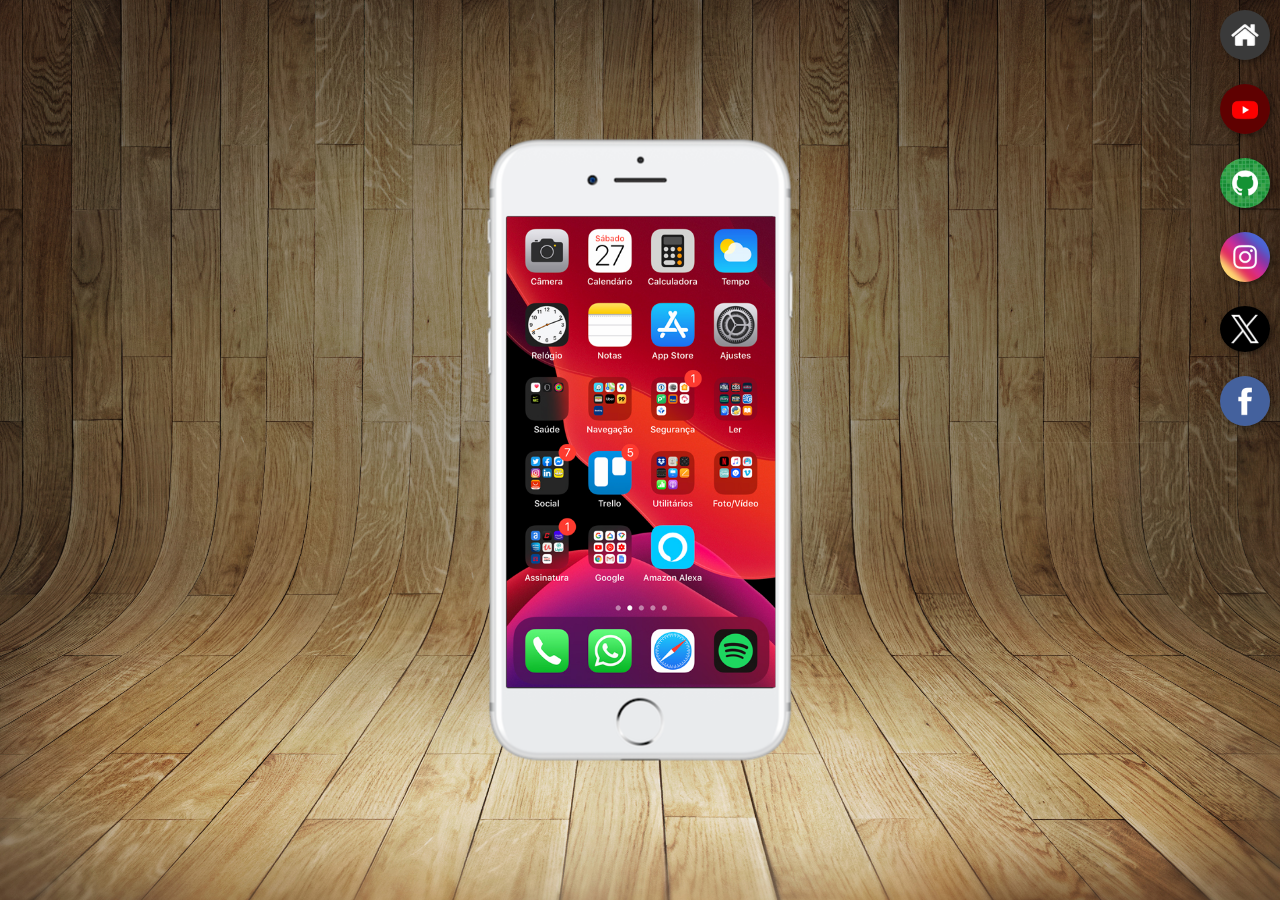
<file: index.html>
<!DOCTYPE html>
<html lang="pt-br">
<head>
    <meta charset="UTF-8">
    <meta name="viewport" content="width=device-width, initial-scale=1.0">
    <link rel="shortcut icon" href="favicon.ico" type="image/x-icon">
    <link rel="stylesheet" href="estilos/styte.css">
    <title>Projeto Redes Sociais</title>
</head>
<body>
    <main>
        <section id="telefone">
            <iframe src="home.html" name="tela" id="tela" frameborder="0">
                [Seu navegador não é compativel com isso.]
            </iframe>
        </section>
        <section id="redes-sociais">
            <a href="home.html" target="tela"> <img src="imagens/logo-home.jpg" alt="home"></a>
            <a href="youtube.html" target="tela"> <img src="imagens/logo-youtube.jpg" alt="YouTube"></a>
            <a href="github.html" target="tela"> <img src="imagens/logo-github.jpg" alt="GitHub"></a>
            <a href="instagram.html" target="tela"> <img src="imagens/logo-instagram.jpg" alt="Instagram"></a>
            <a href="twiter.html" target="tela"> <img src="imagens/botao-twitter.webp" alt="Twitter"></a>
            <a href="facebook.html" target="tela"> <img src="imagens/logo-facebook.jpg" alt="Facebook"></a>
        </section> 
    </main>
</body>
</html>
</file>
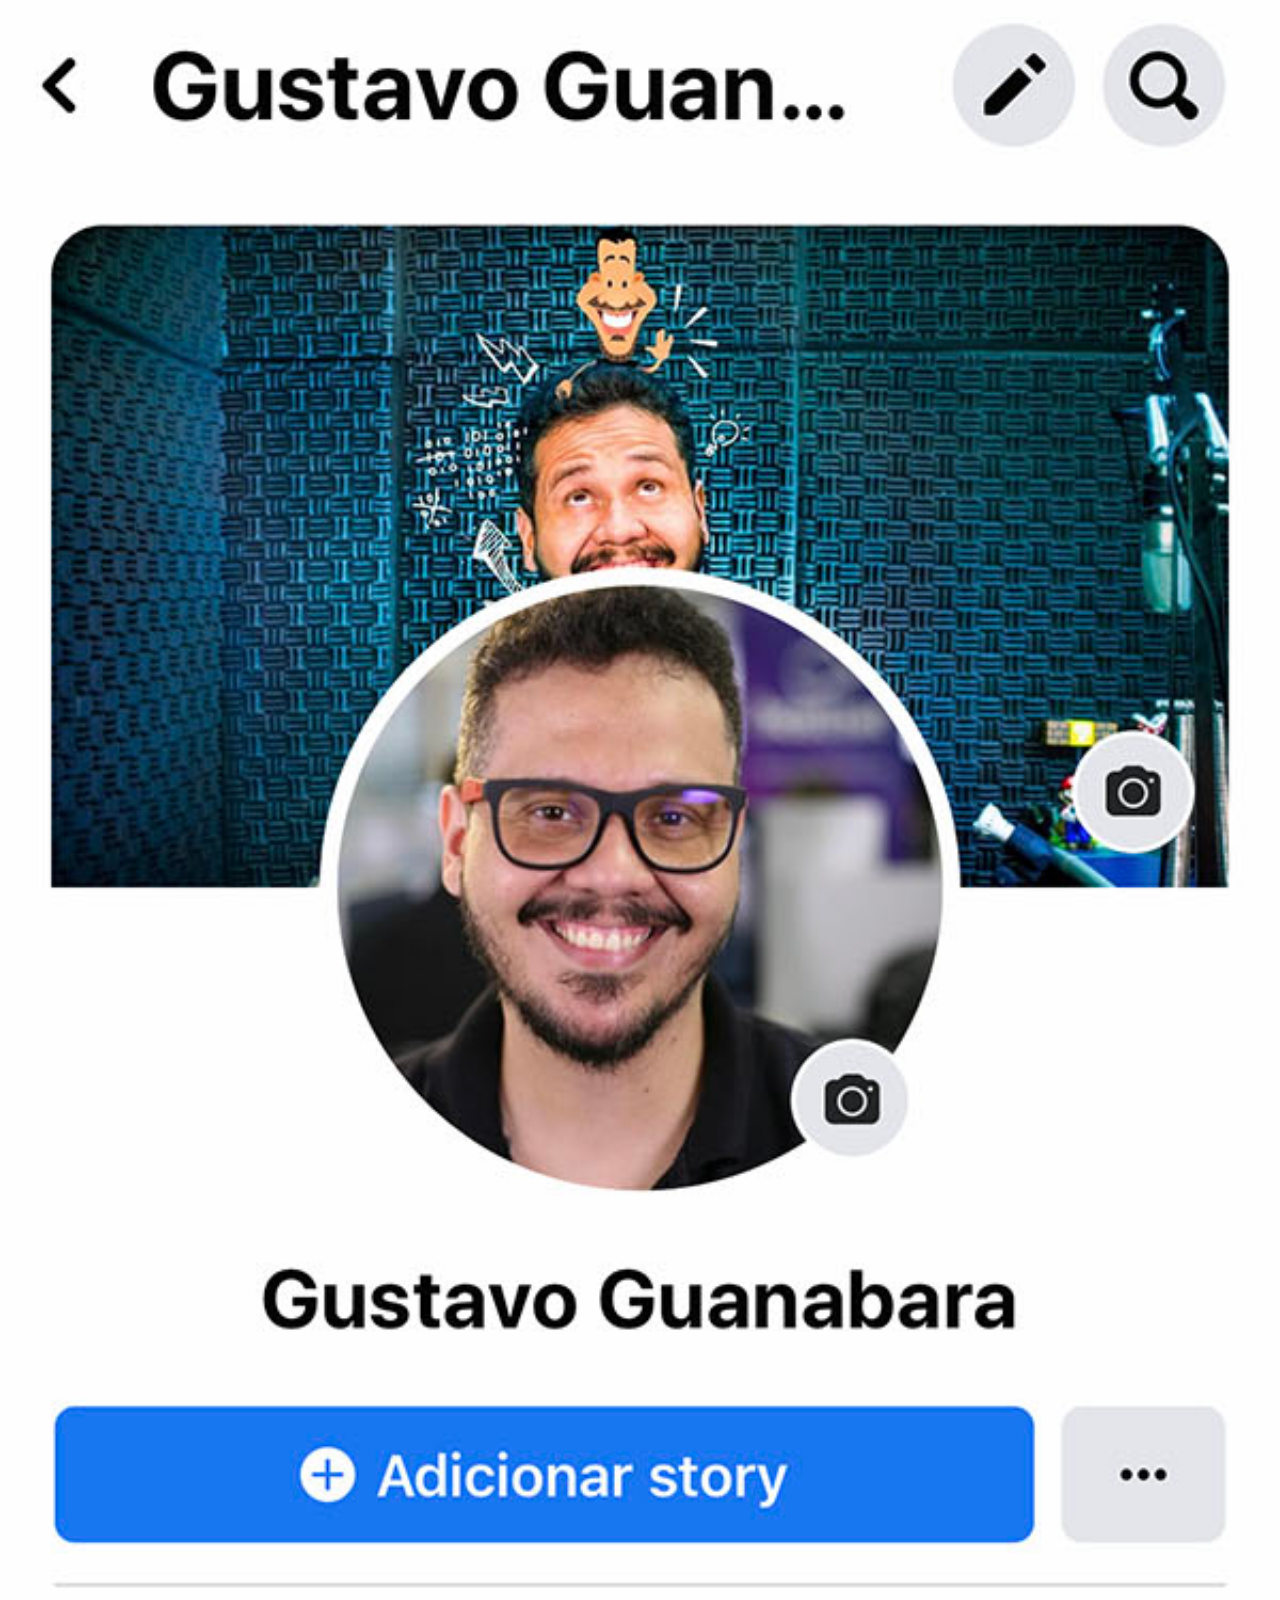
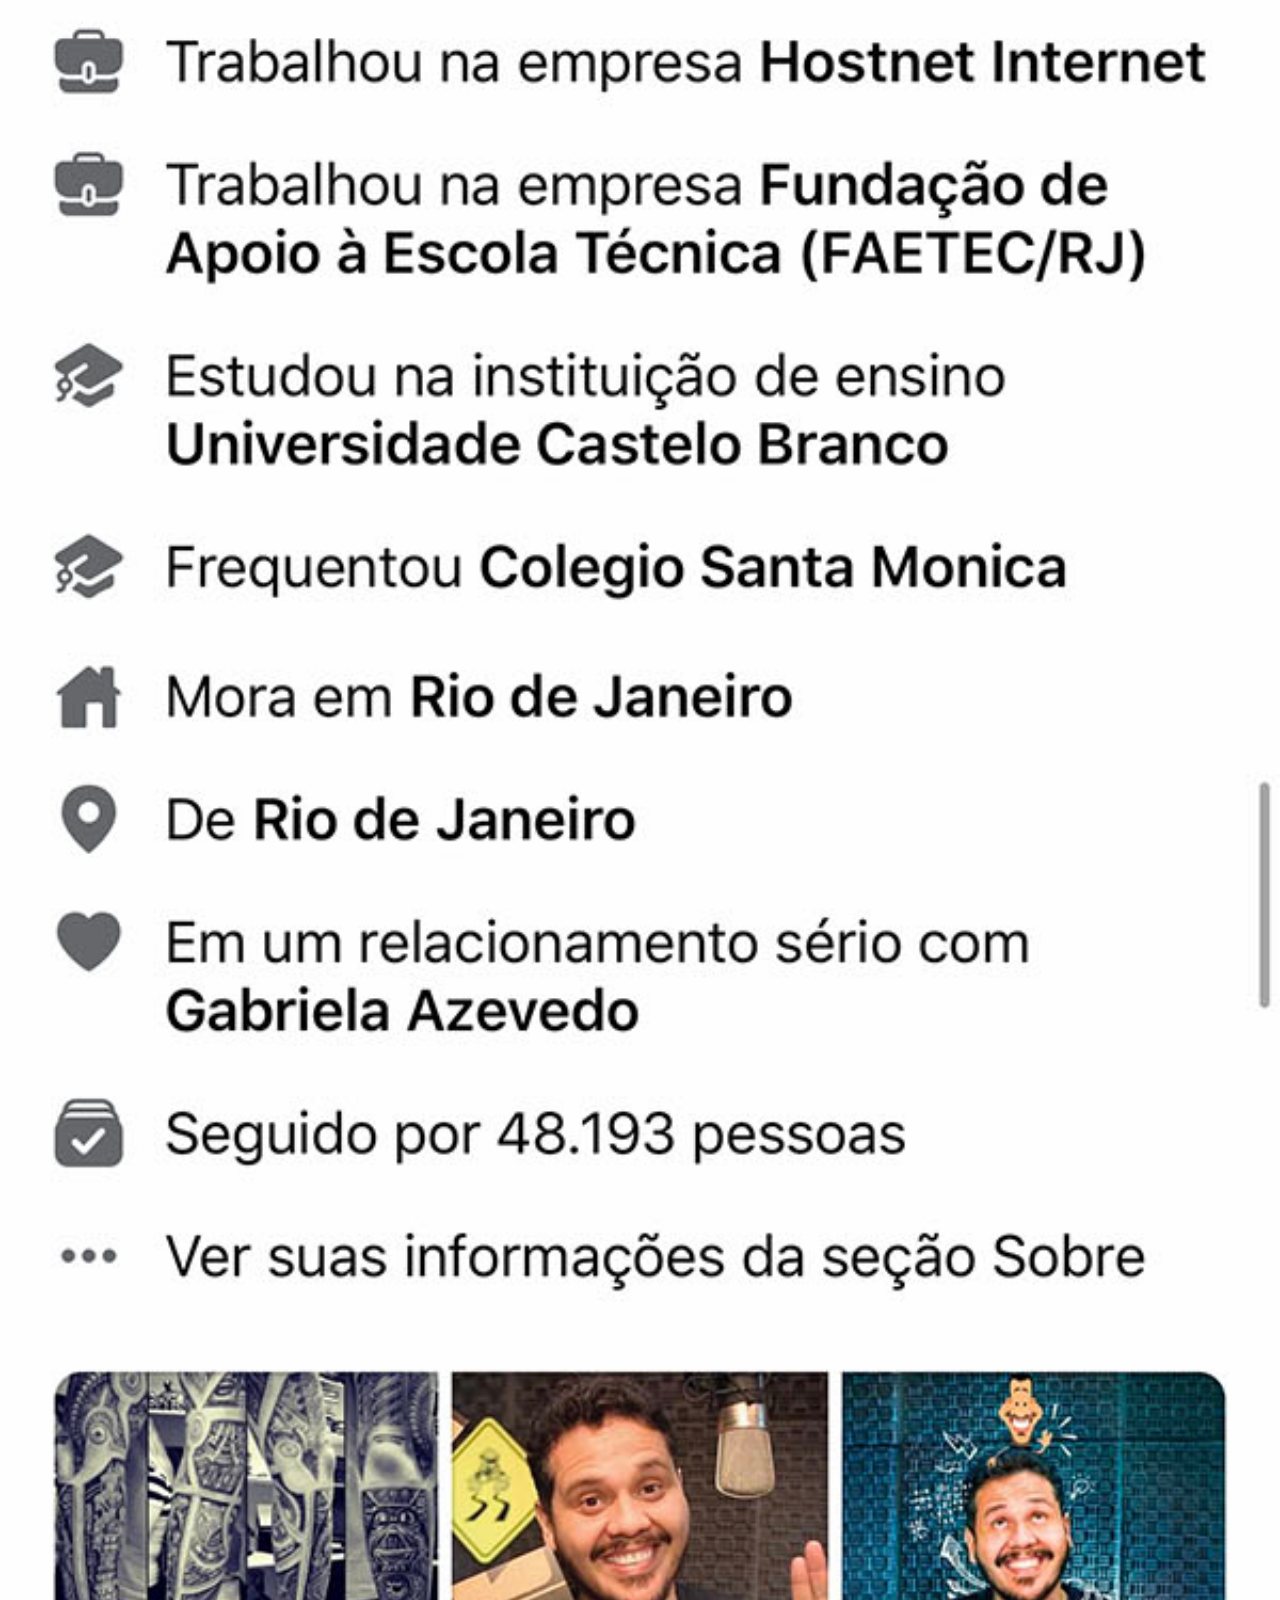
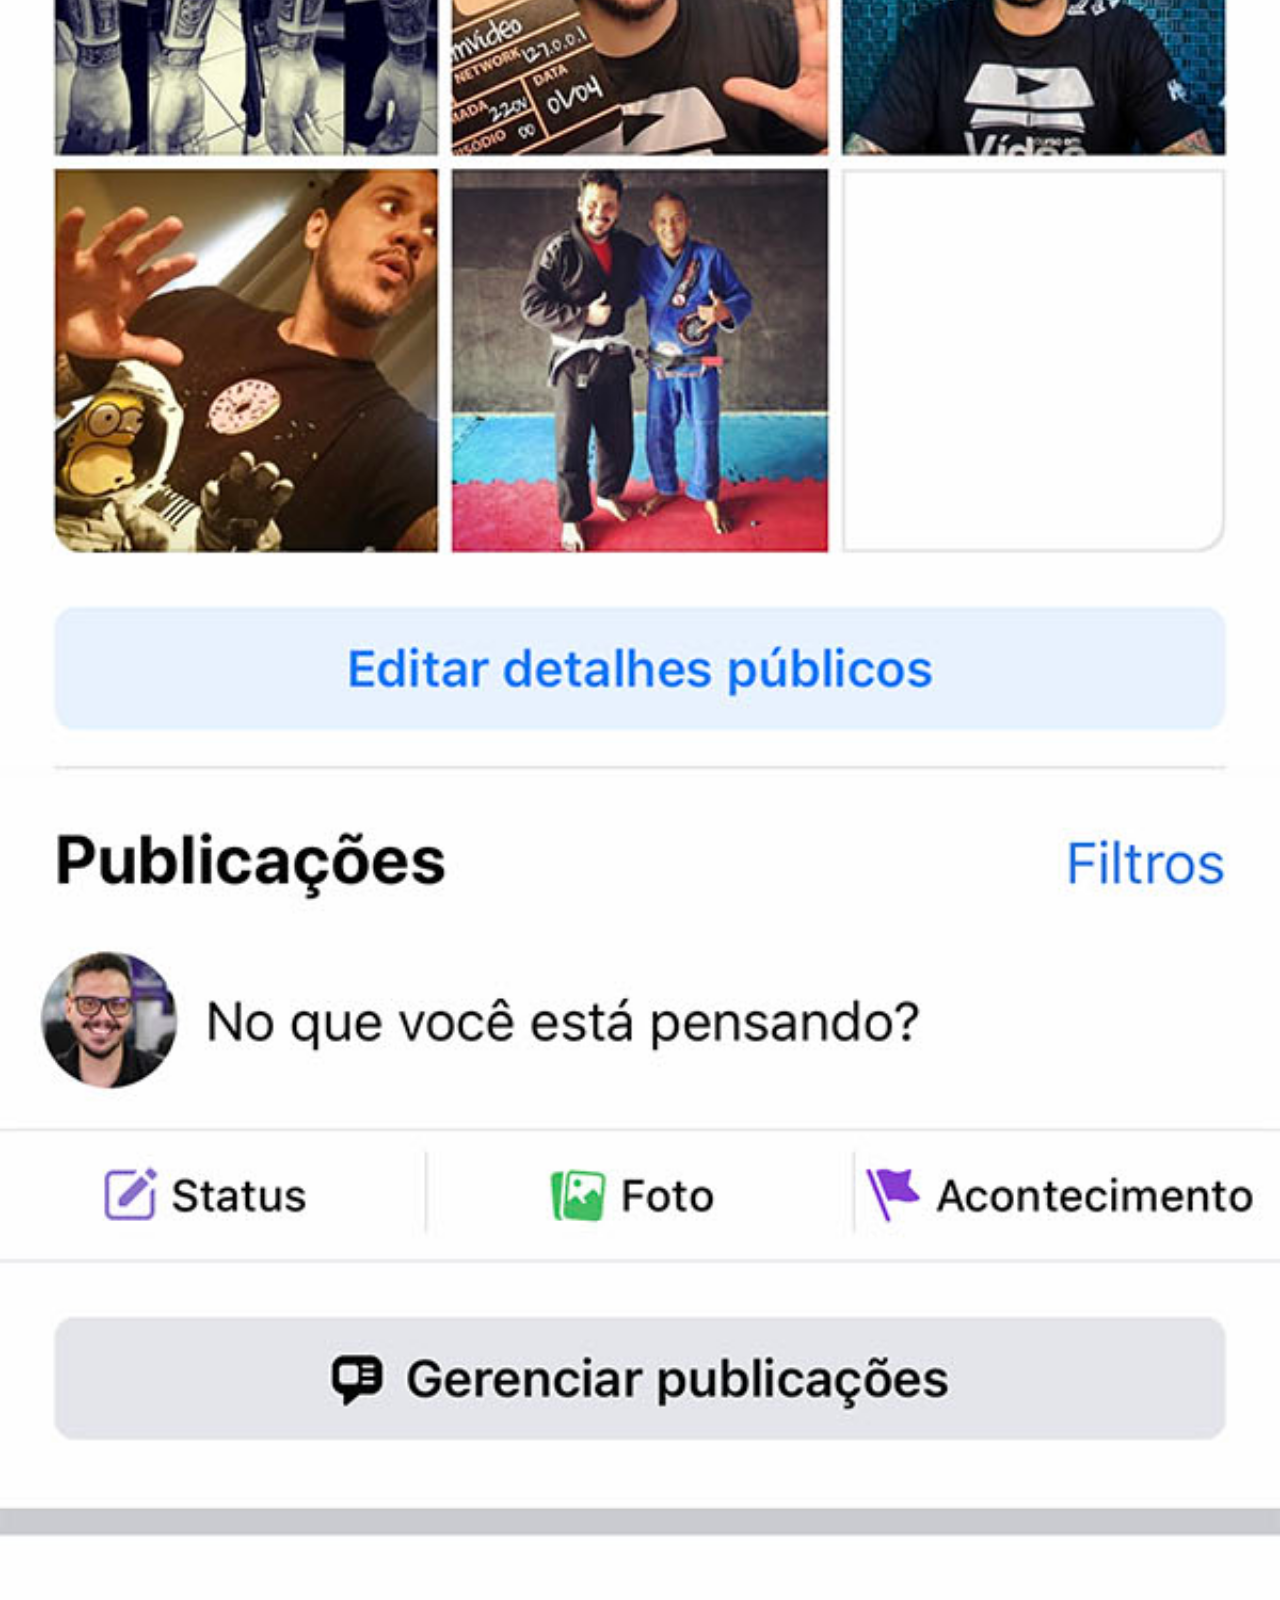
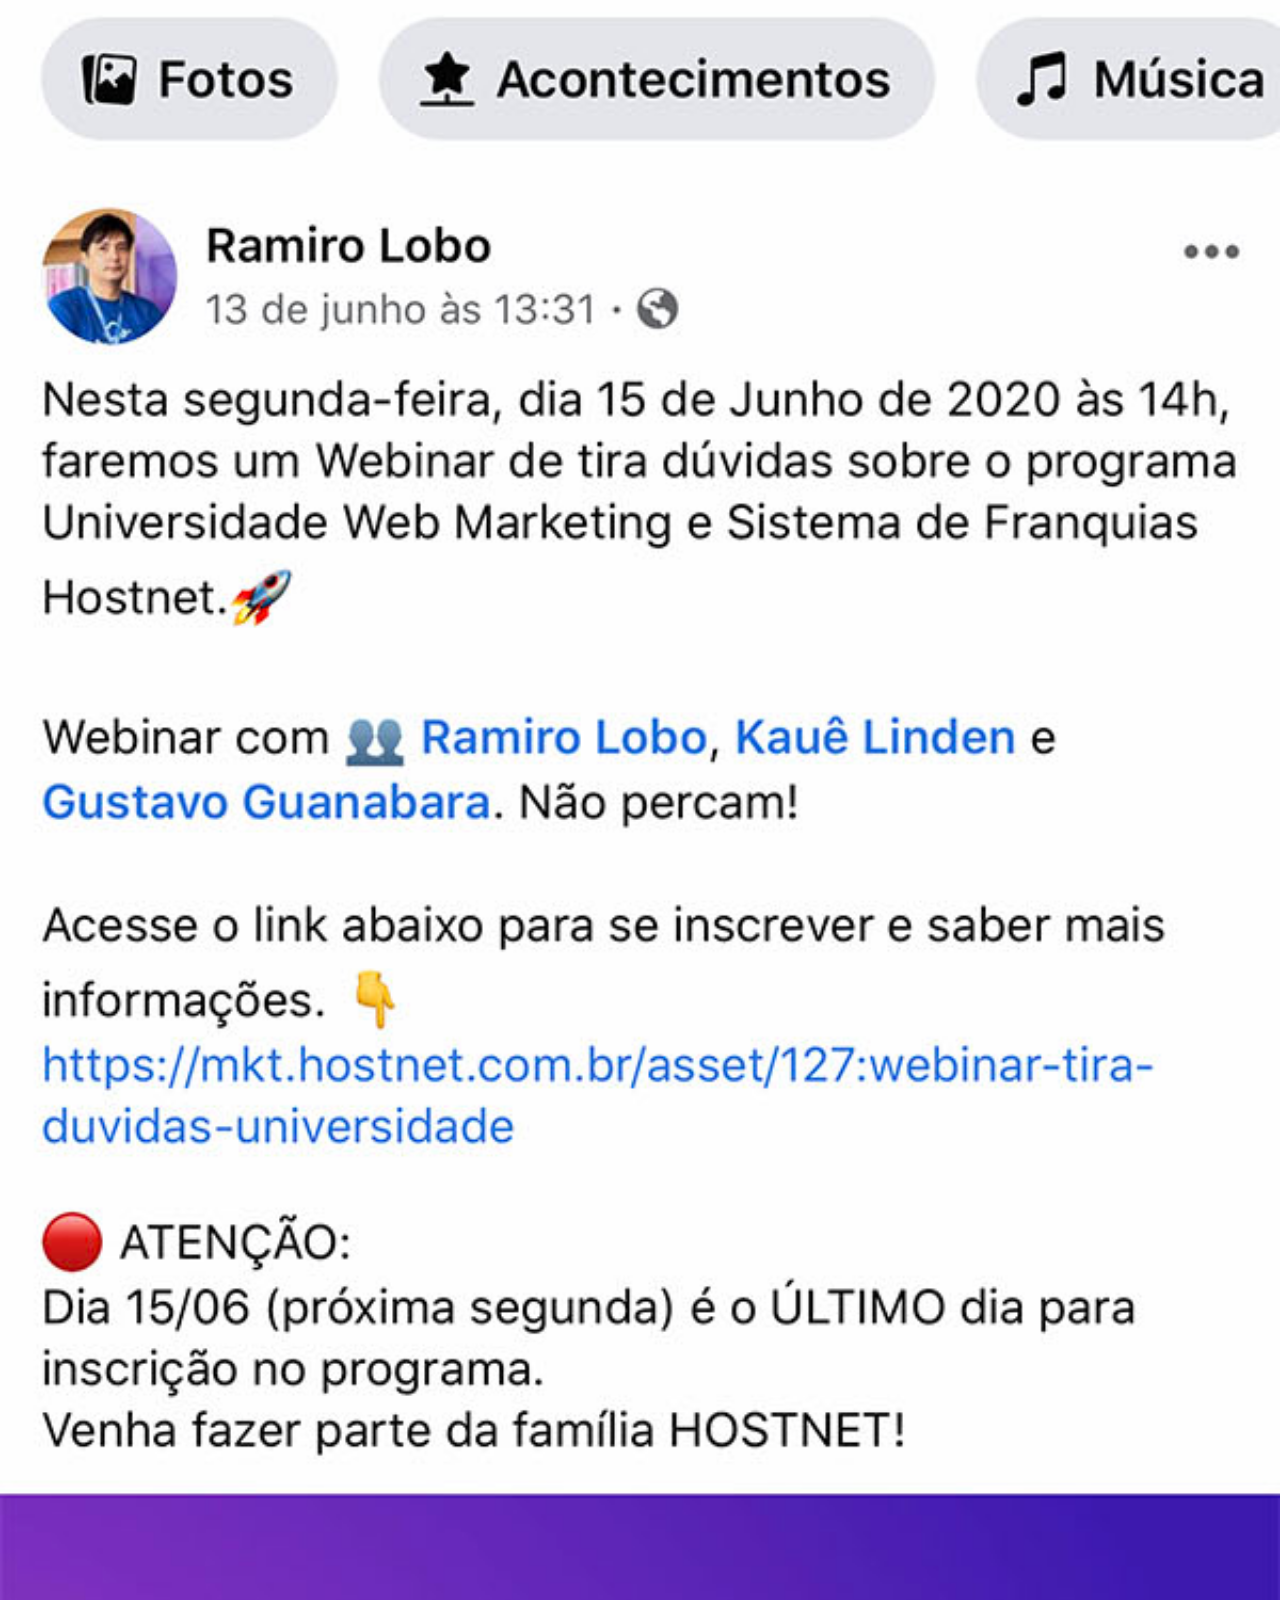
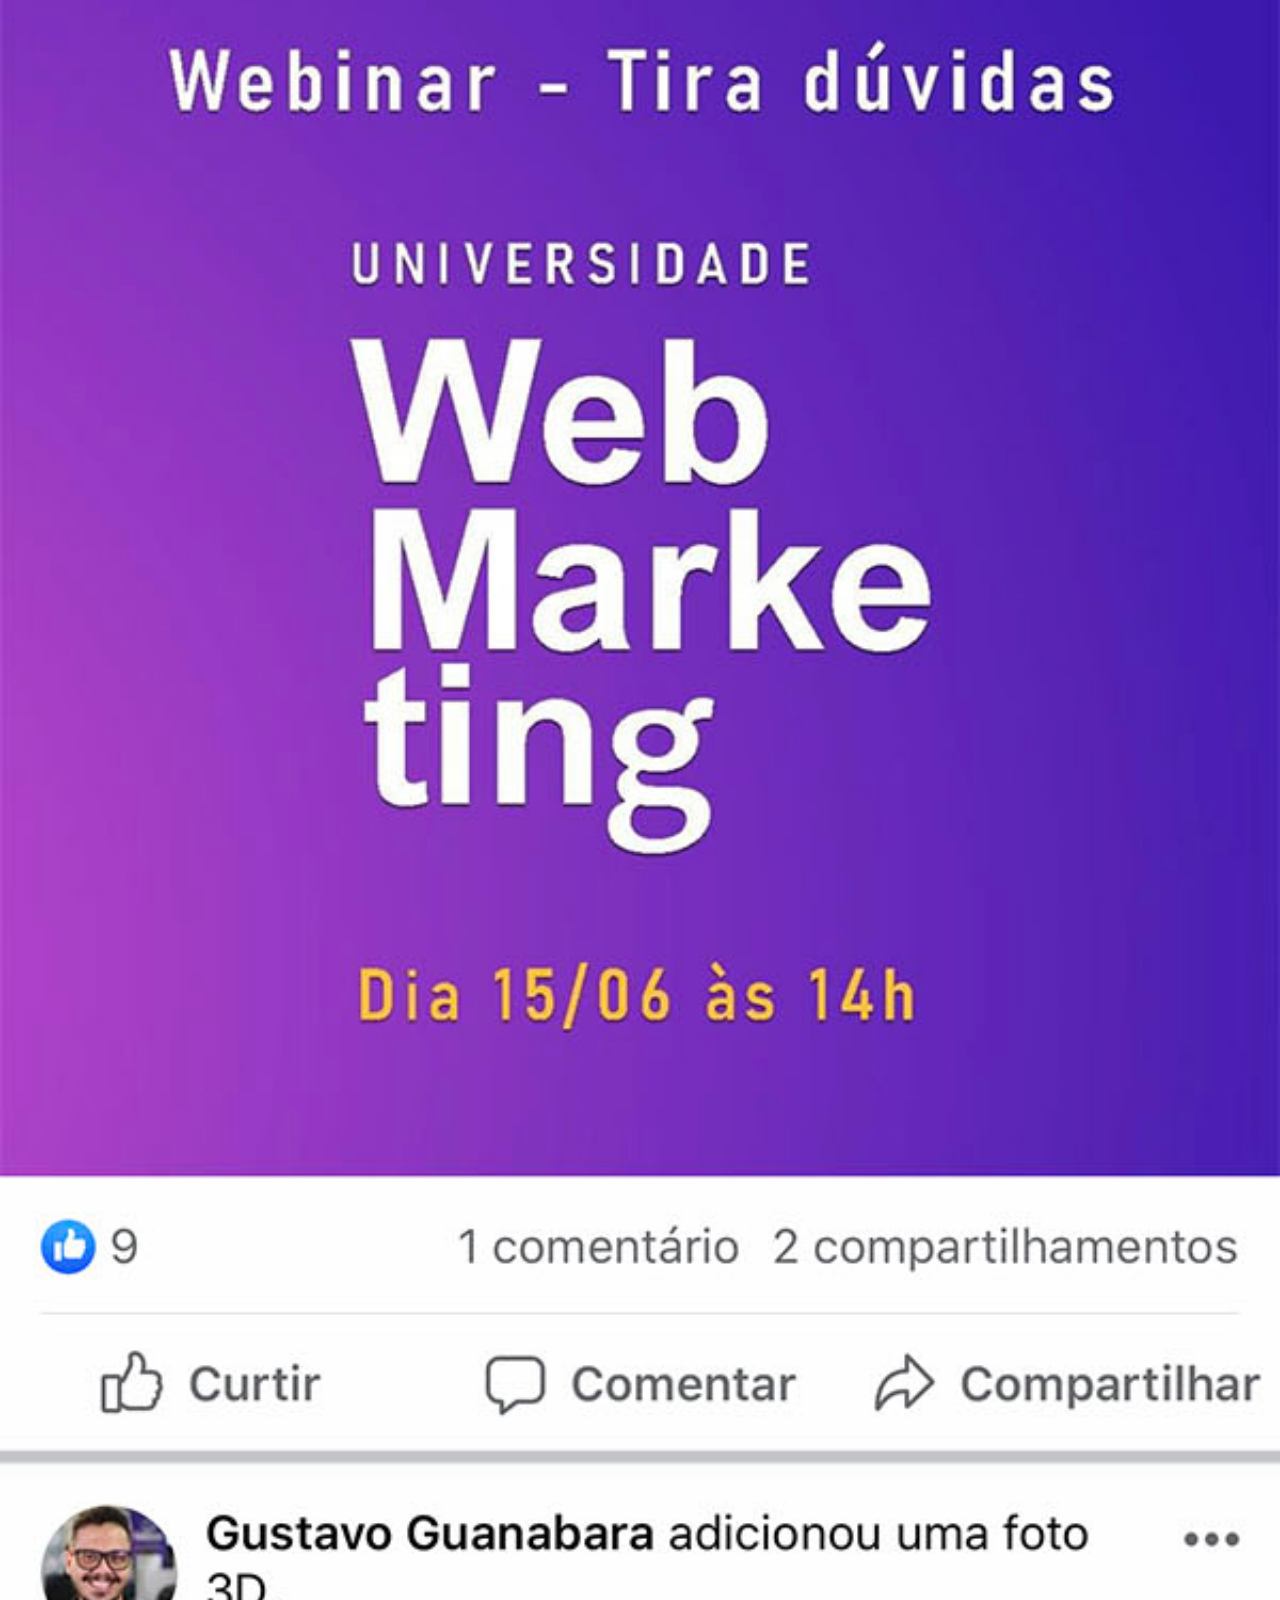
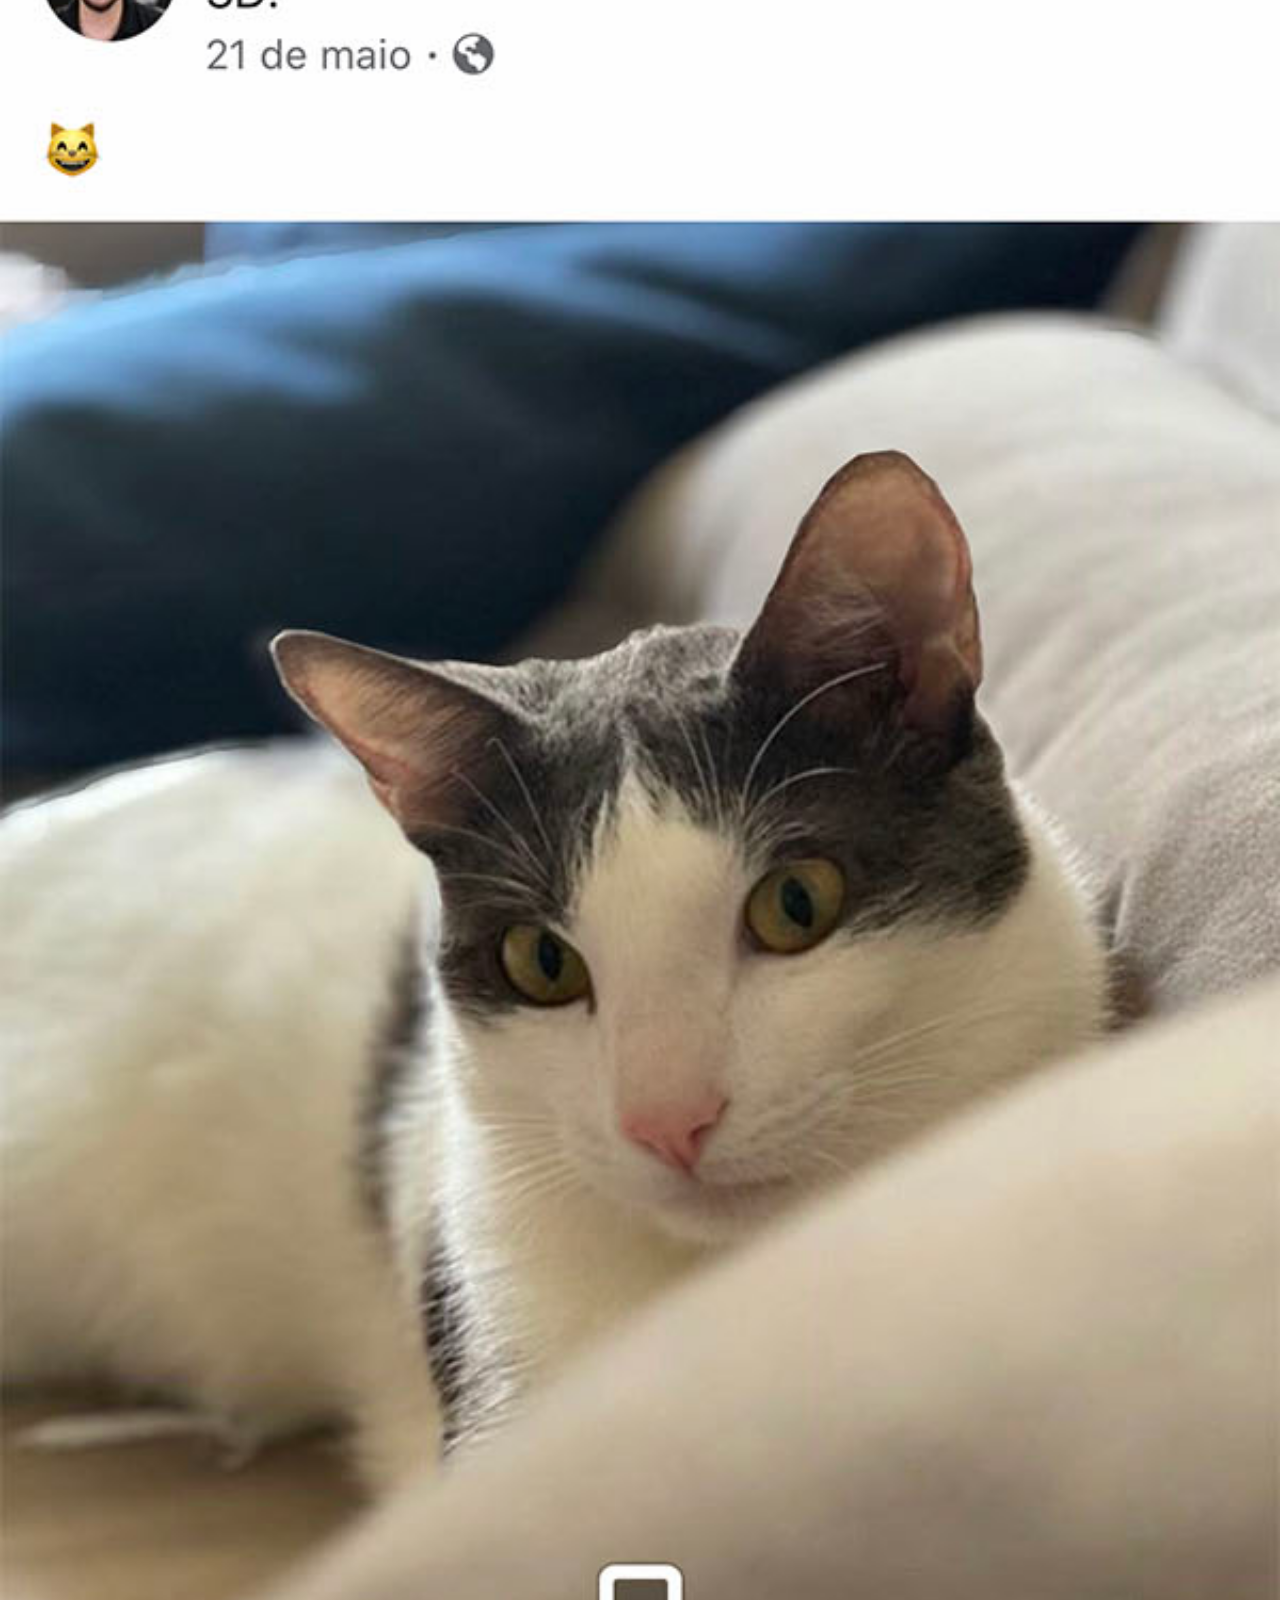
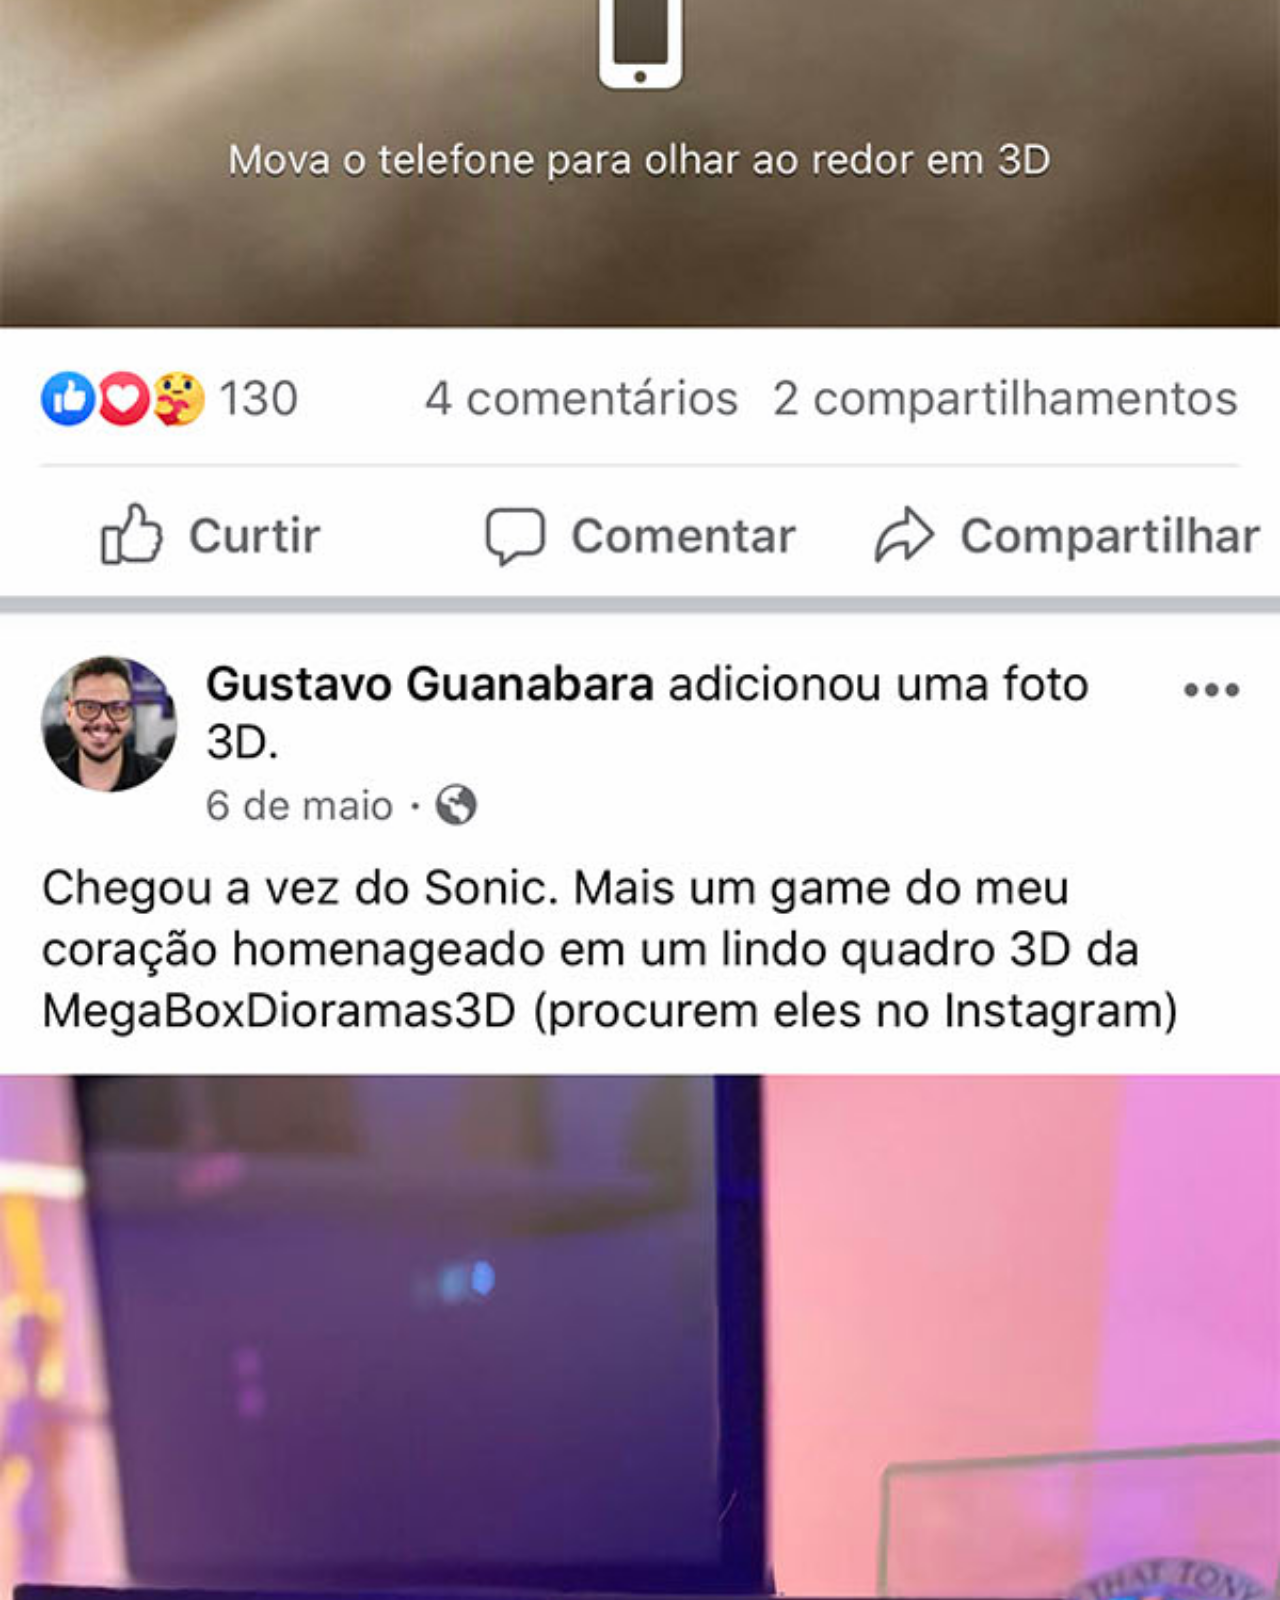
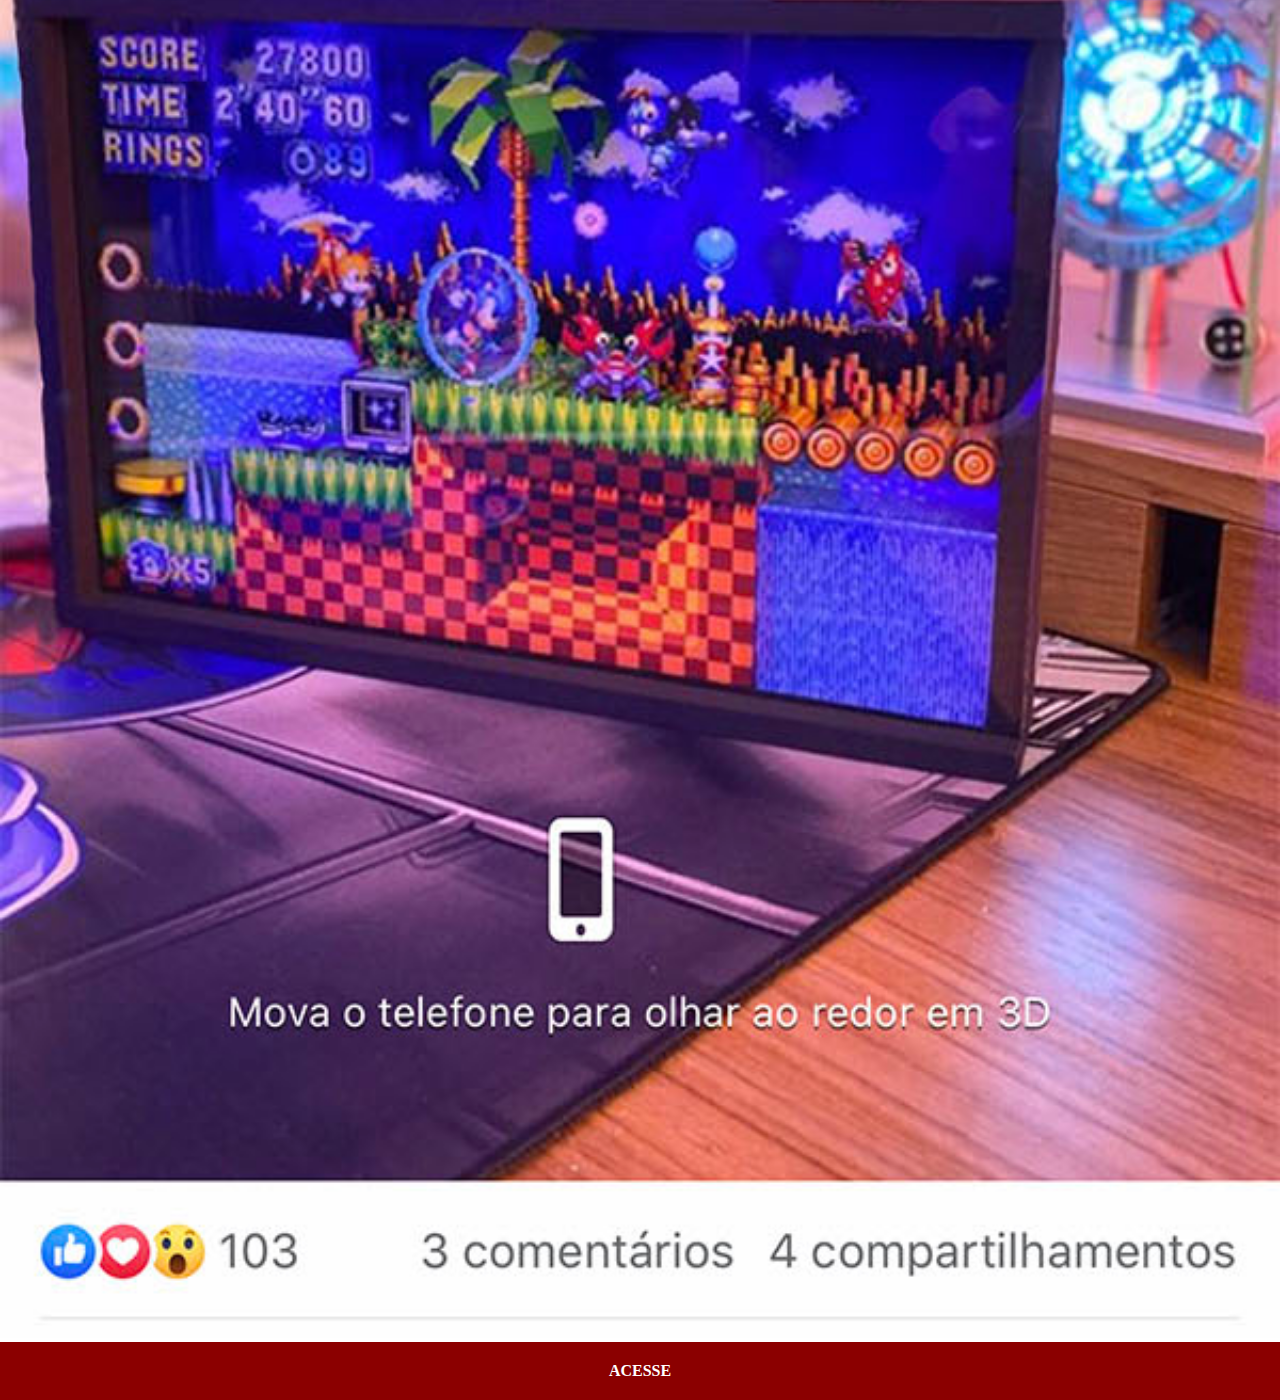
<file: facebook.html>
<!DOCTYPE html>
<html lang="pt-br">
<head>
    <meta charset="UTF-8">
    <meta name="viewport" content="width=device-width, initial-scale=1.0">
    <title>Youtube</title>
    <link rel="stylesheet" href="estilos/social.css">
</head>
<body>
    <img src="imagens/tela-facebook.jpg" alt="Facebook">
    <a href="https://www.facebook.com/gustavoguanabara/?locale=pt_BR" target="_blank">ACESSE</a>
</body>
</html>
</file>
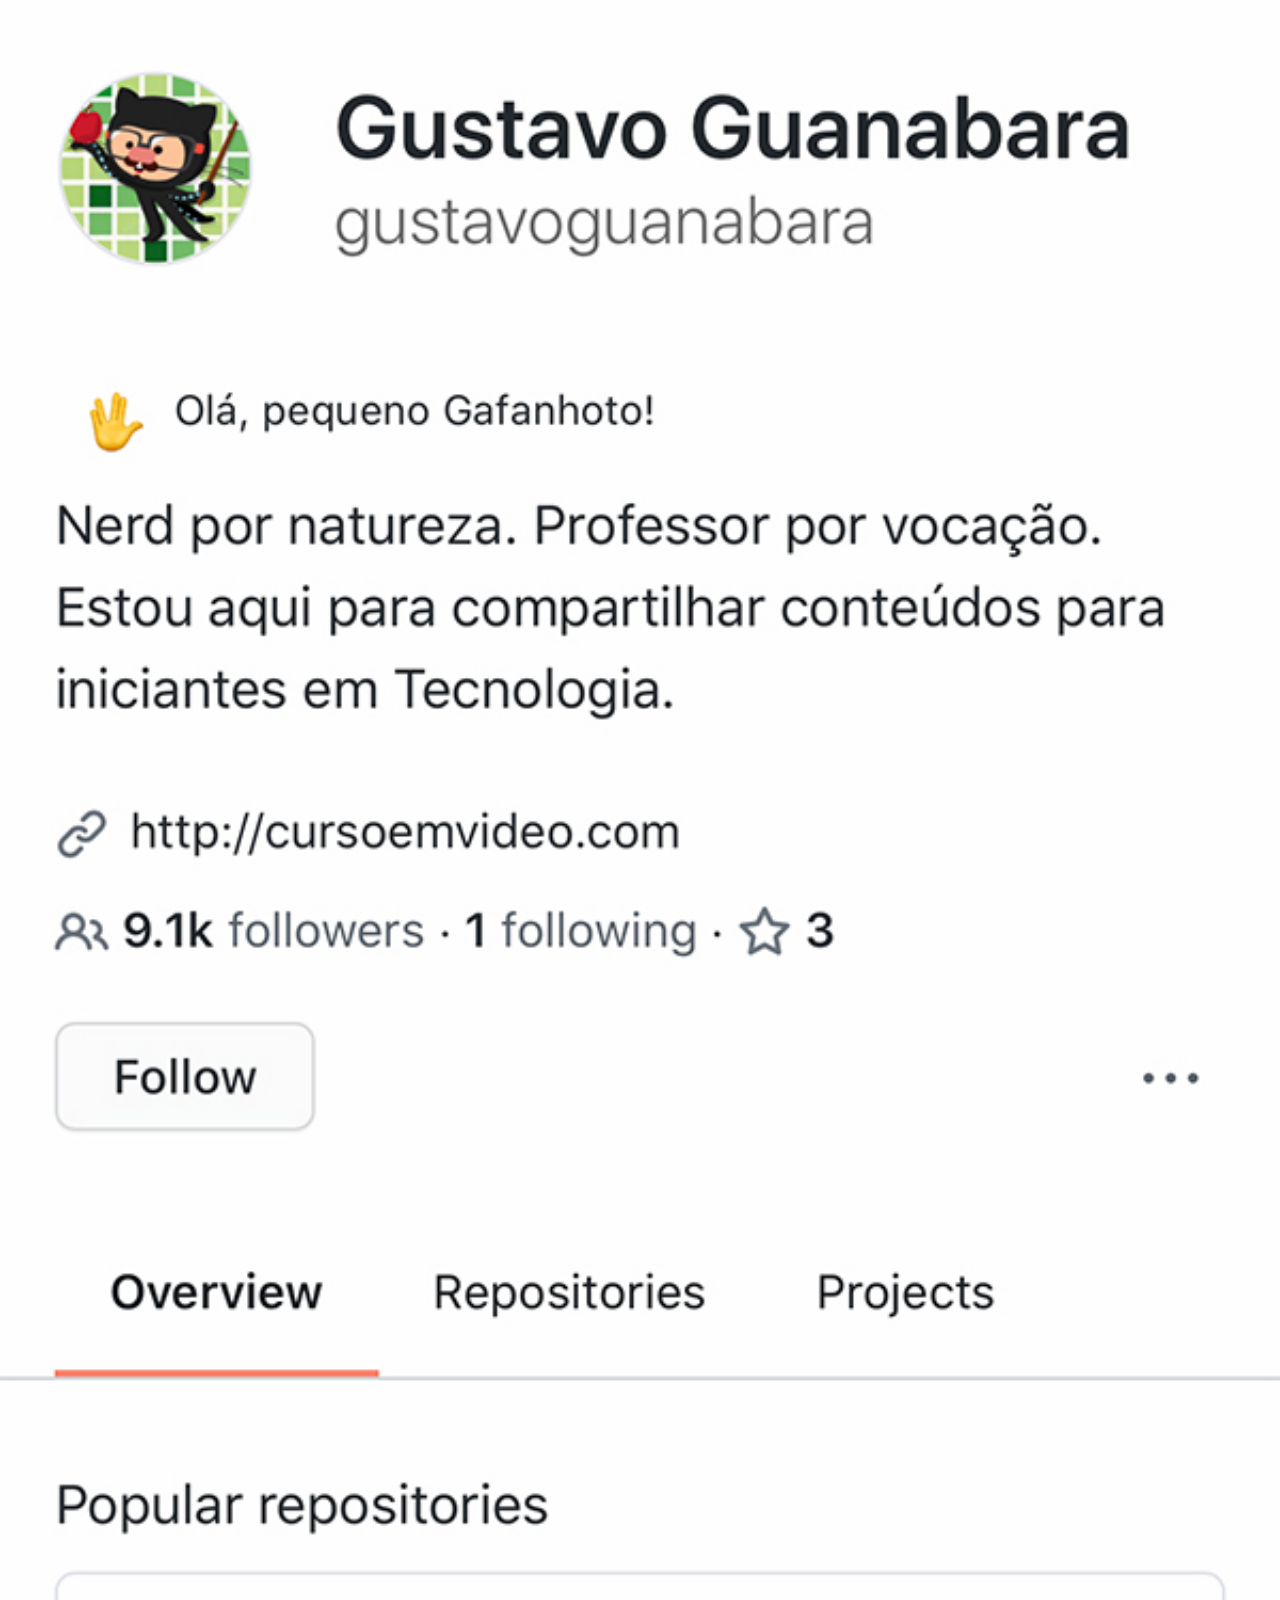
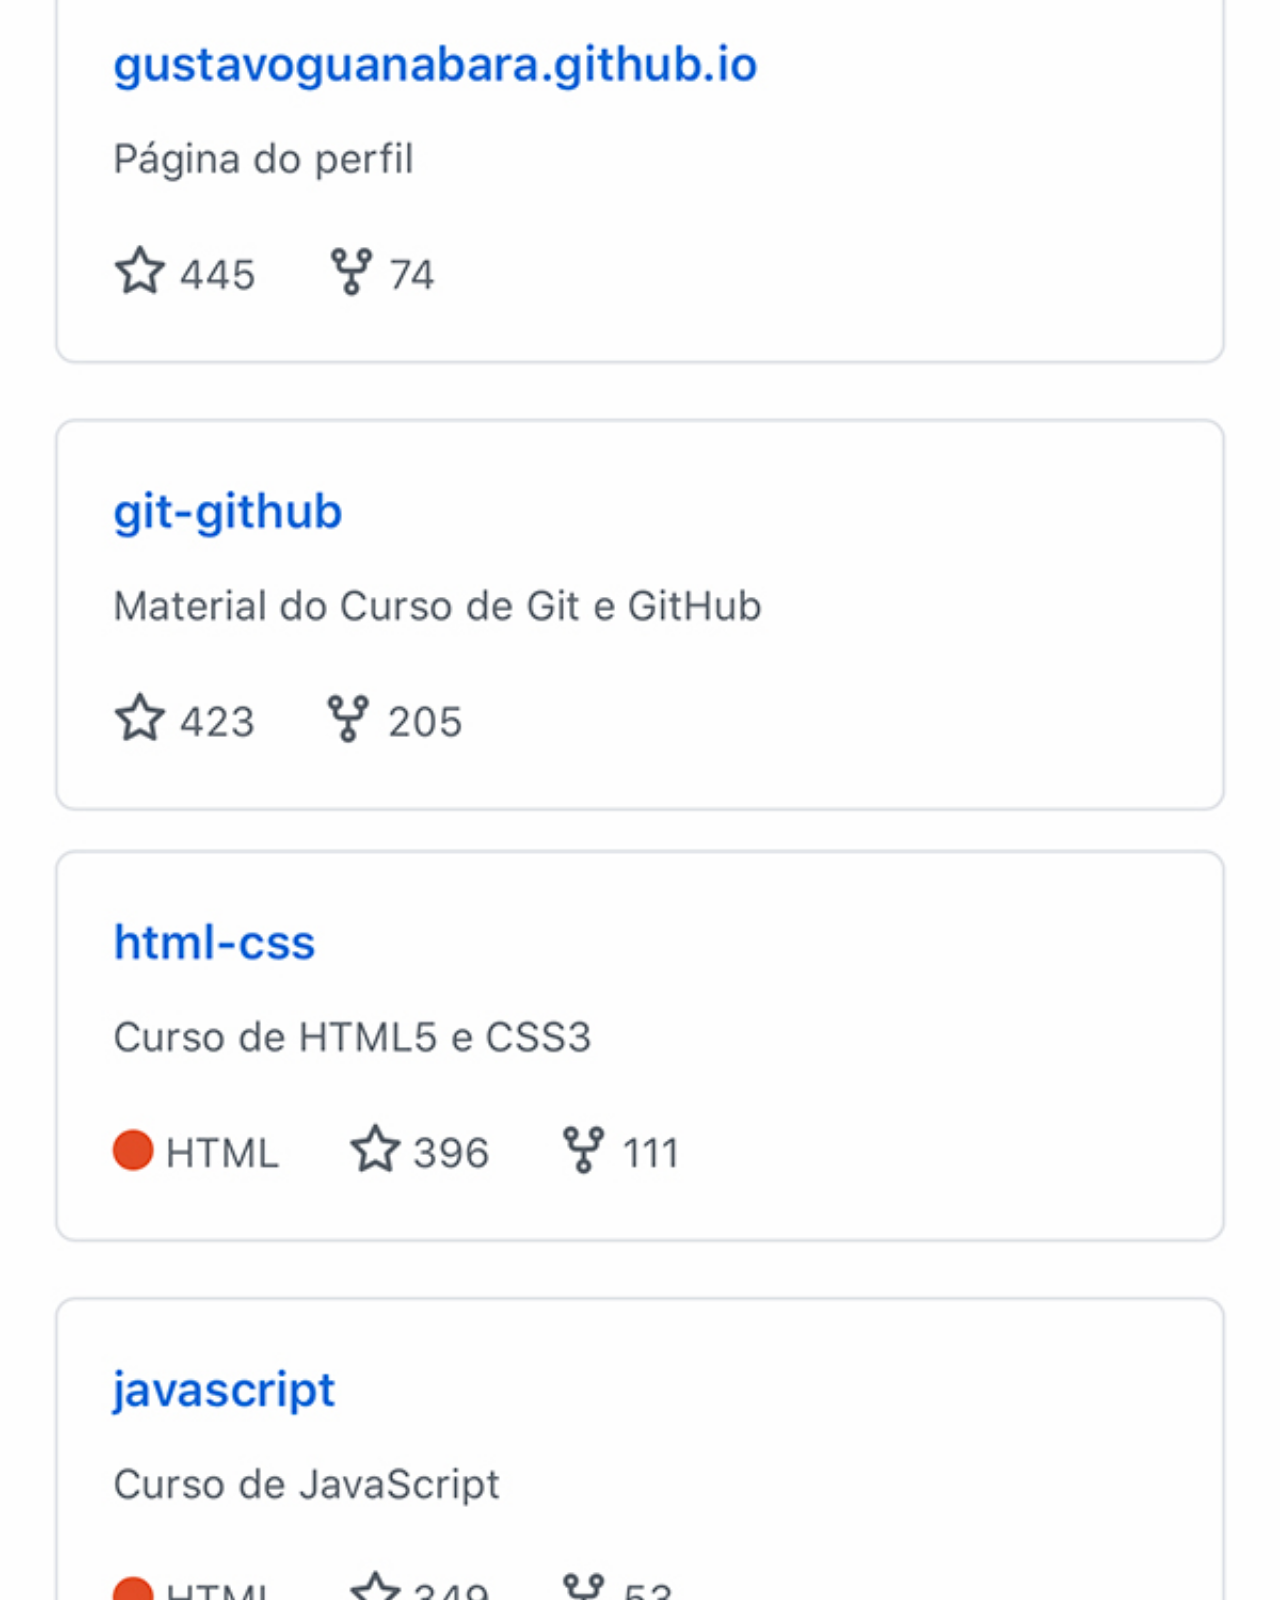
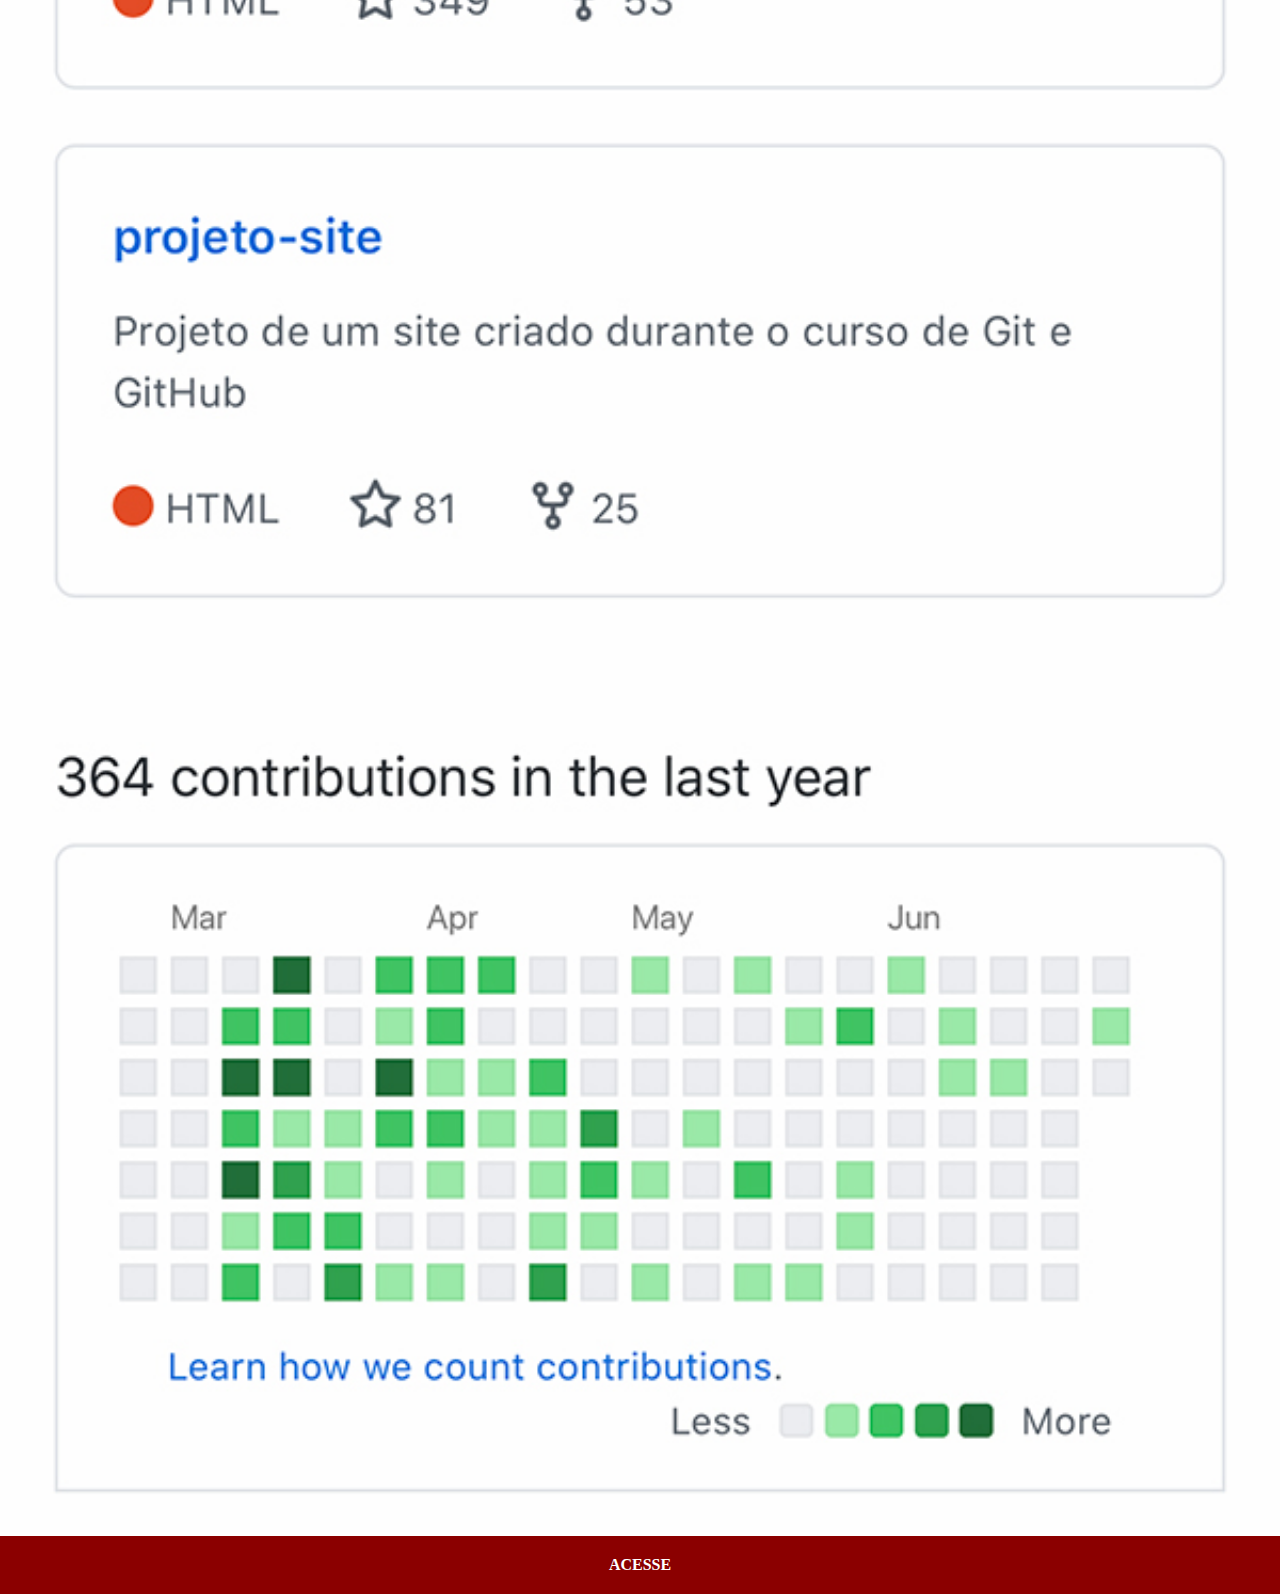
<file: github.html>
<!DOCTYPE html>
<html lang="pt-br">
<head>
    <meta charset="UTF-8">
    <meta name="viewport" content="width=device-width, initial-scale=1.0">
    <title>GitHub</title>
    <link rel="stylesheet" href="estilos/social.css">
</head>
<body>
    <img src="imagens/tela-github.jpg" alt="GitHub">
    <a href="https://github.com/gustavoguanabara/" target="_blank">ACESSE</a>
</body>
</html>
</file>
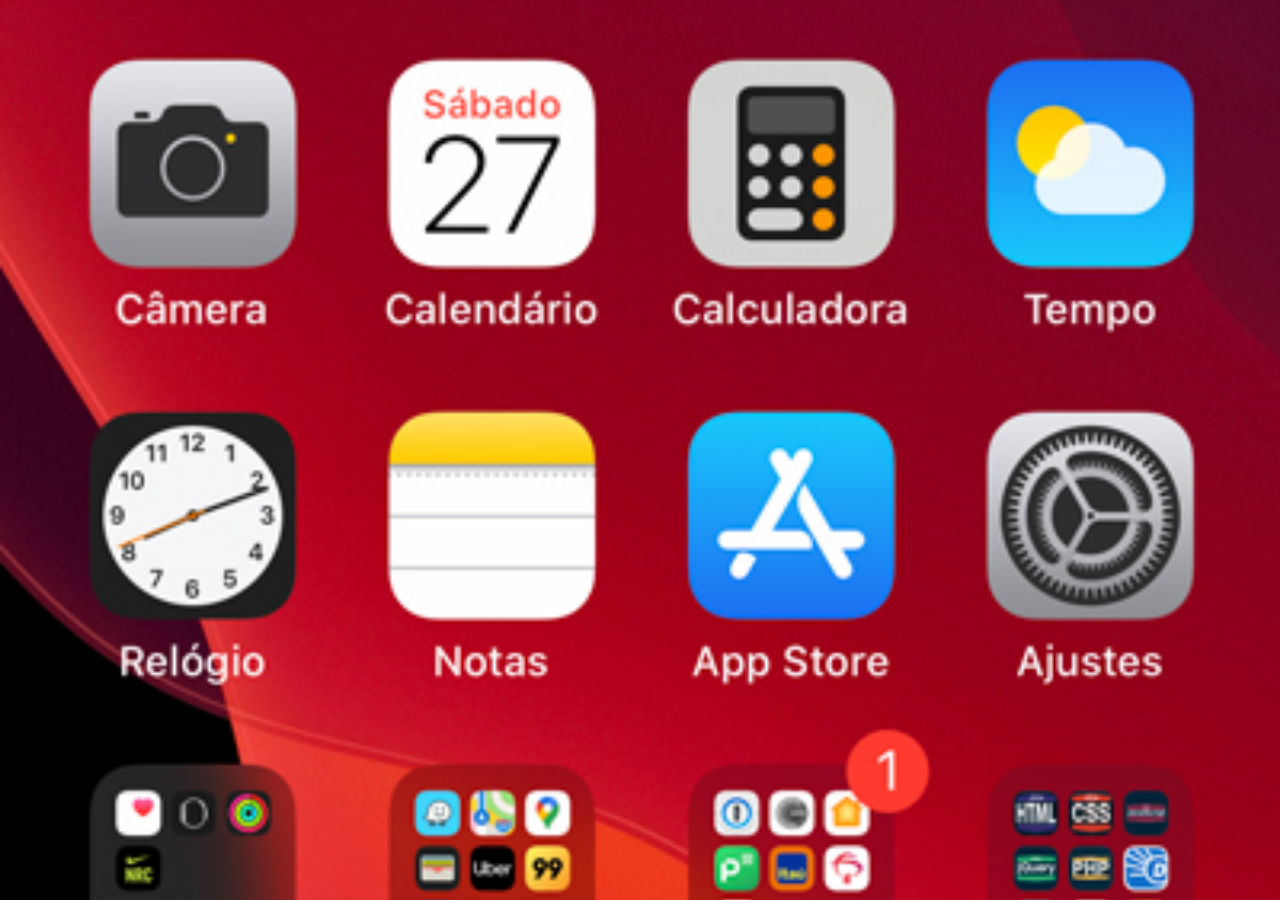
<file: home.html>
<!DOCTYPE html>
<html lang="pt-br">
<head>
    <meta charset="UTF-8">
    <meta name="viewport" content="width=device-width, initial-scale=1.0">
    <title>home</title>
    <style>
        * {
            margin: 0;
            padding: 0;
        }

        body {
            width: 100vw;
            height: 100vh;
            background: black url(imagens/tela-home.jpg) no-repeat top center;
            background-size: cover;
        }
    </style>
</head>
<body>
    
</body>
</html>
</file>
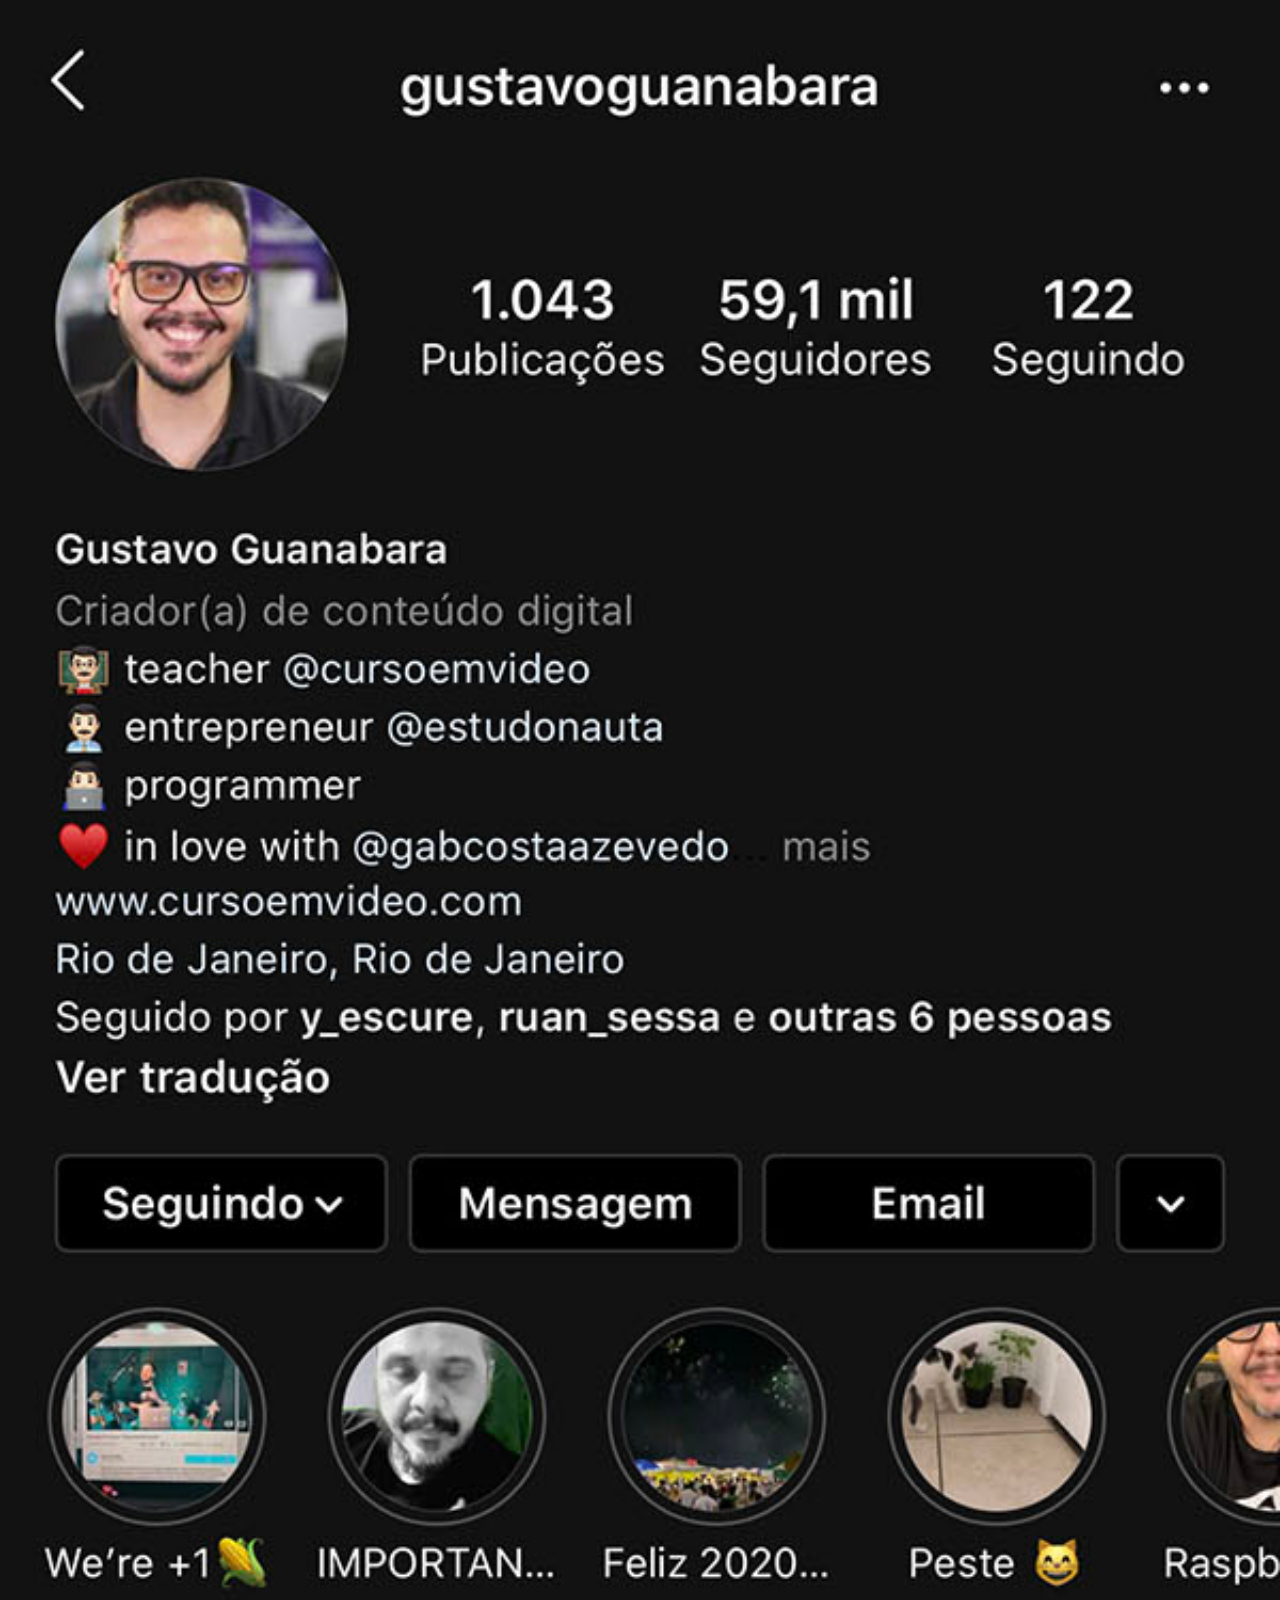
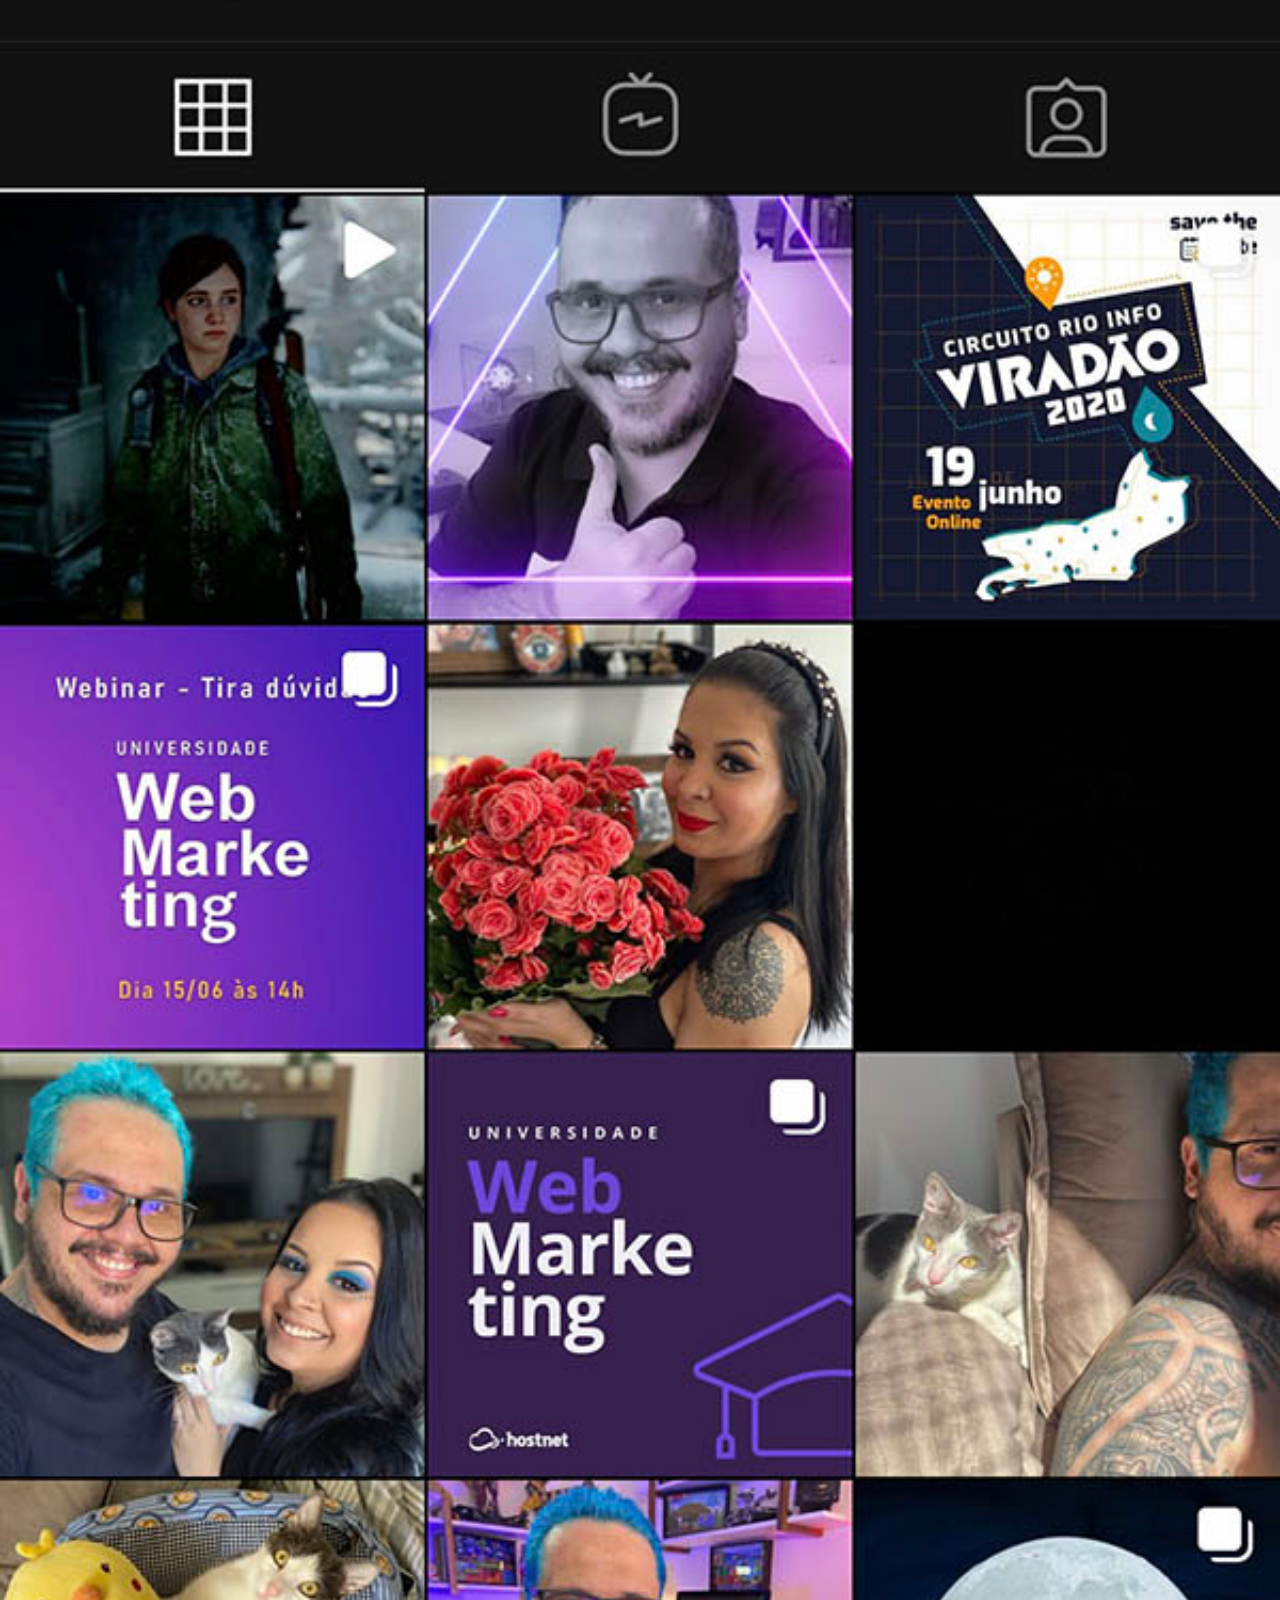
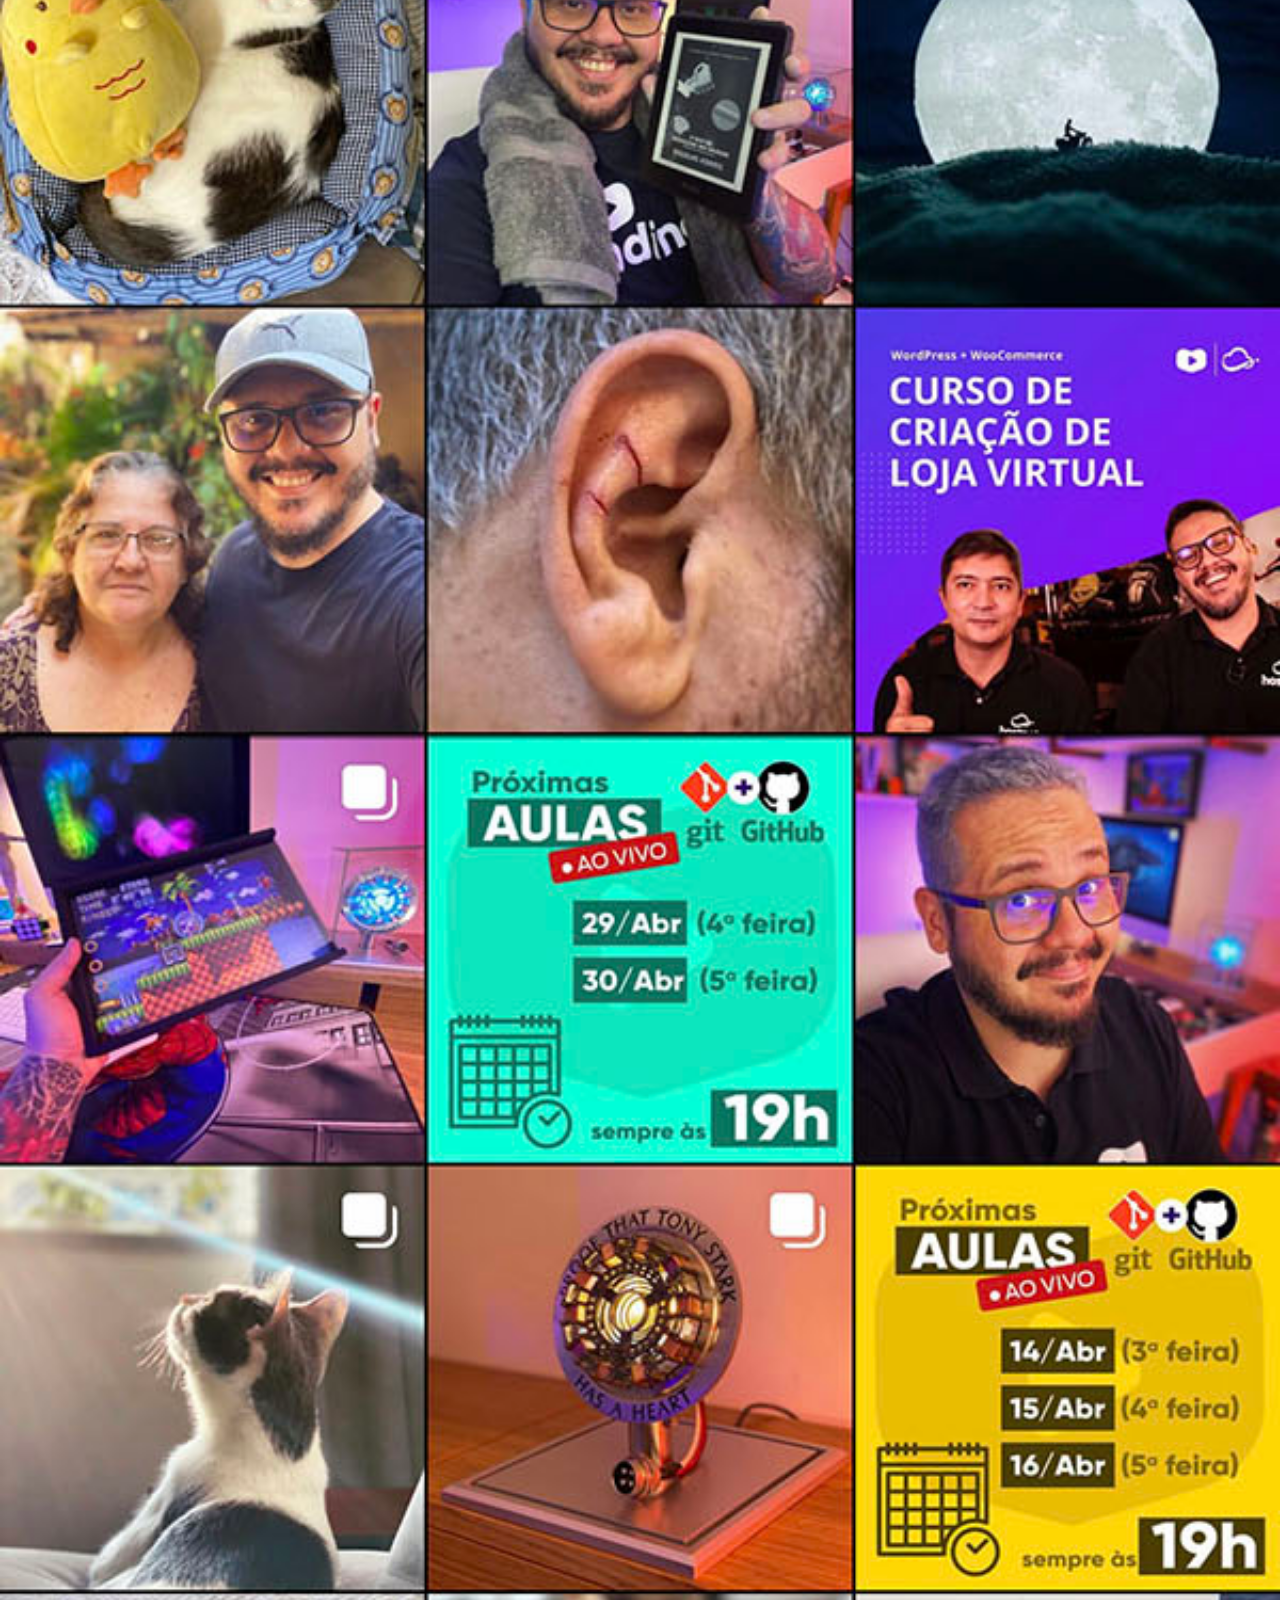
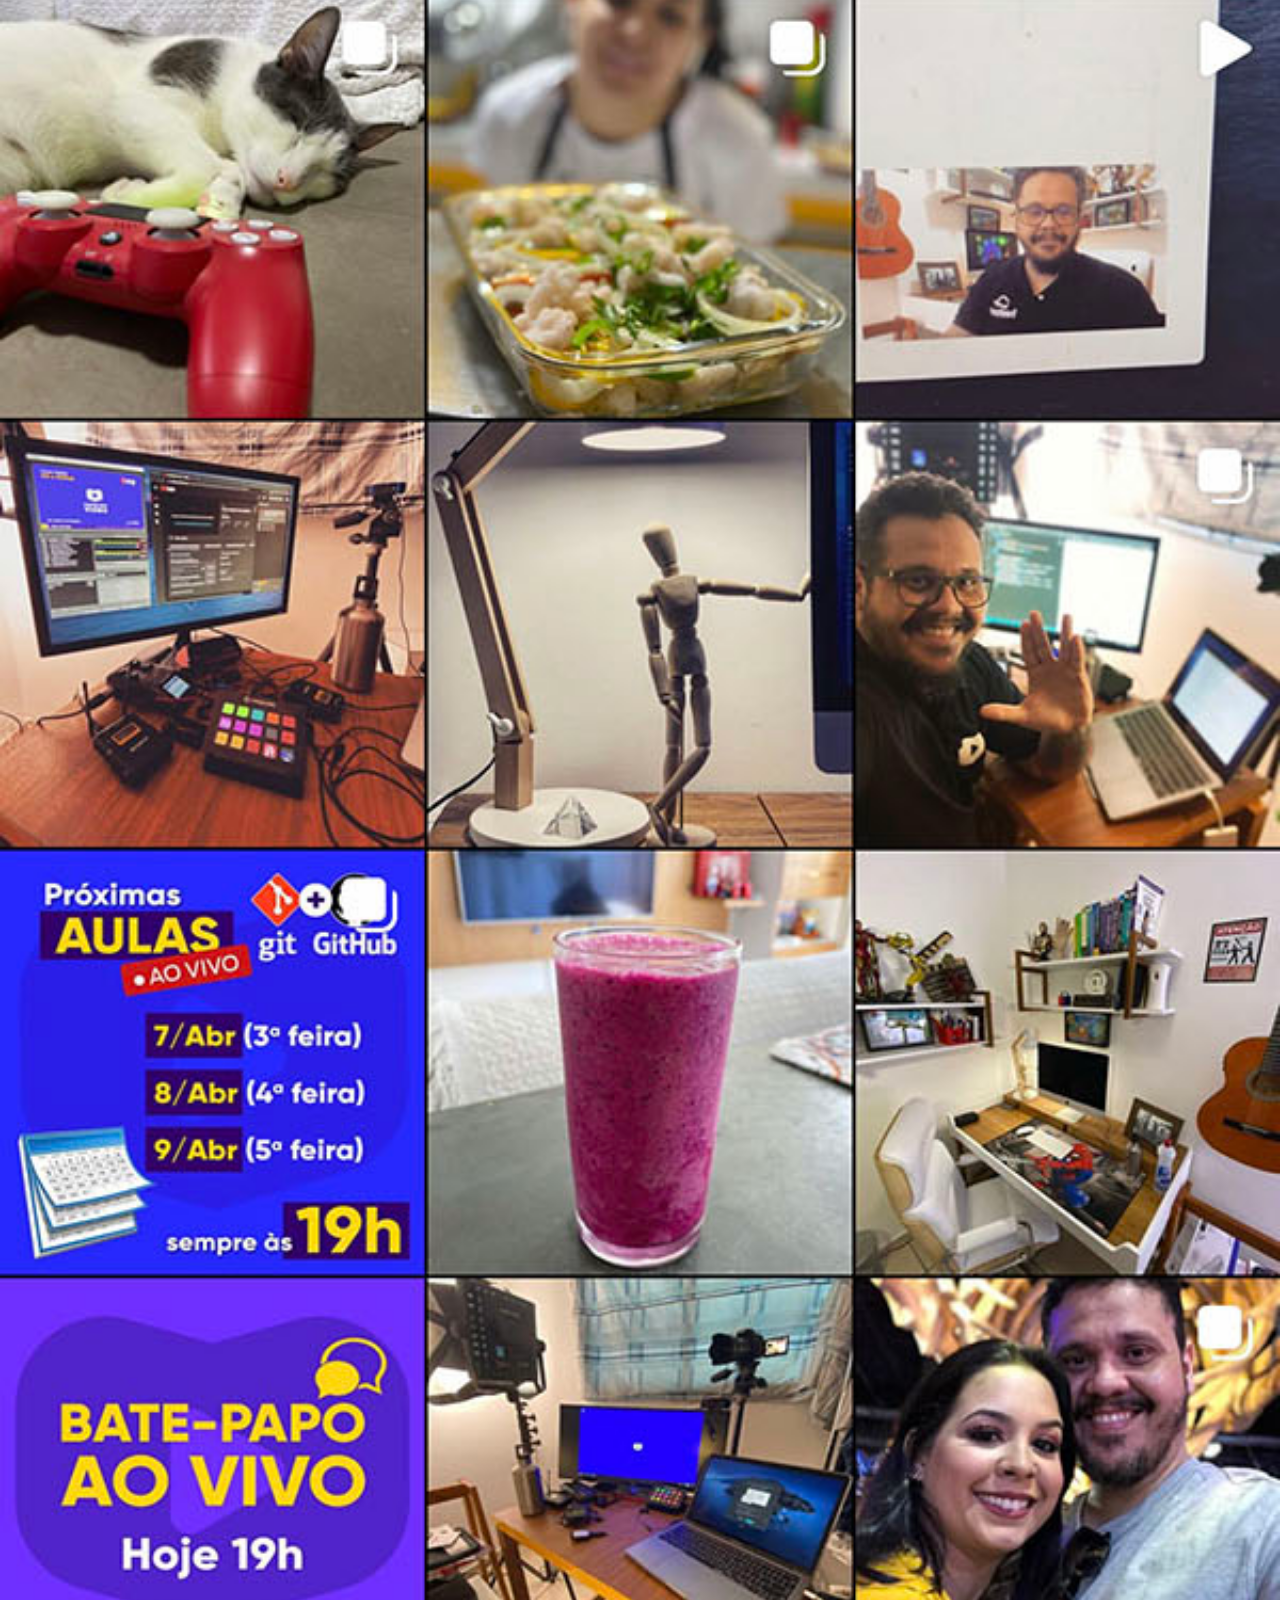
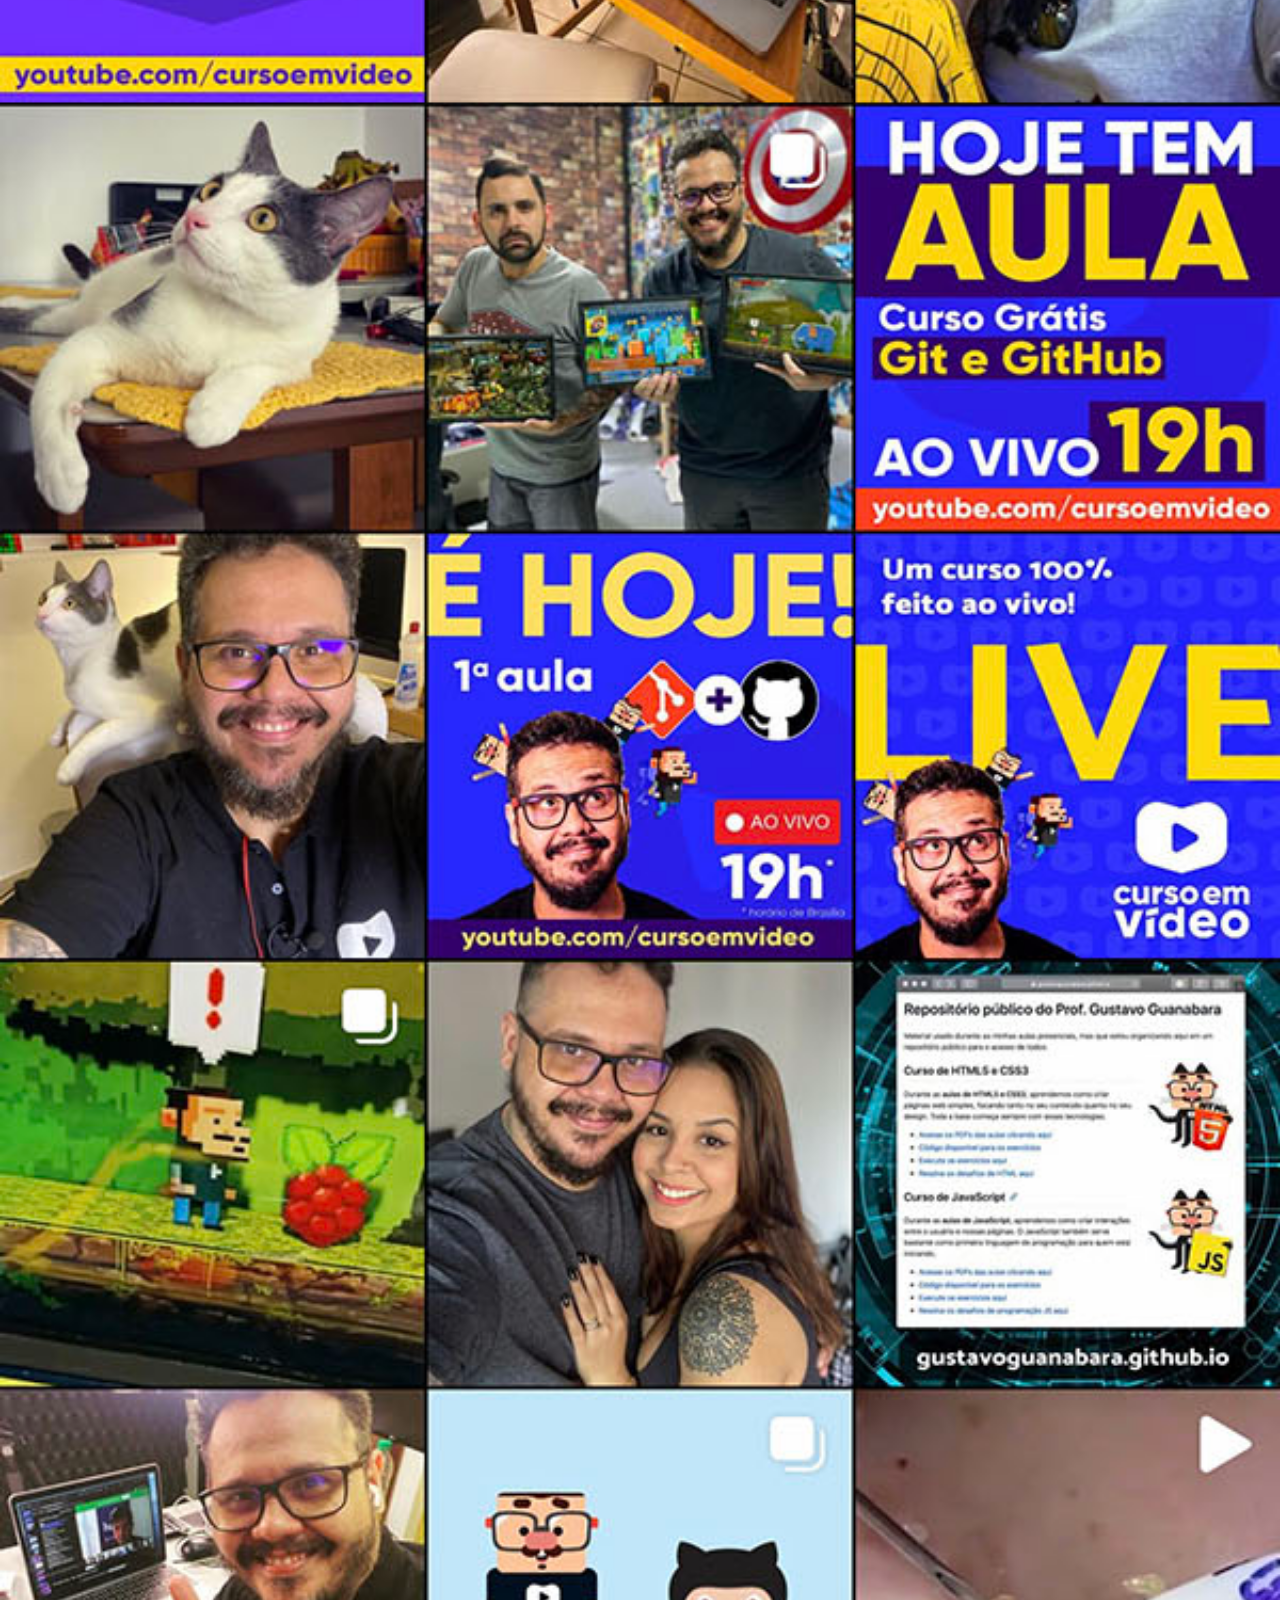
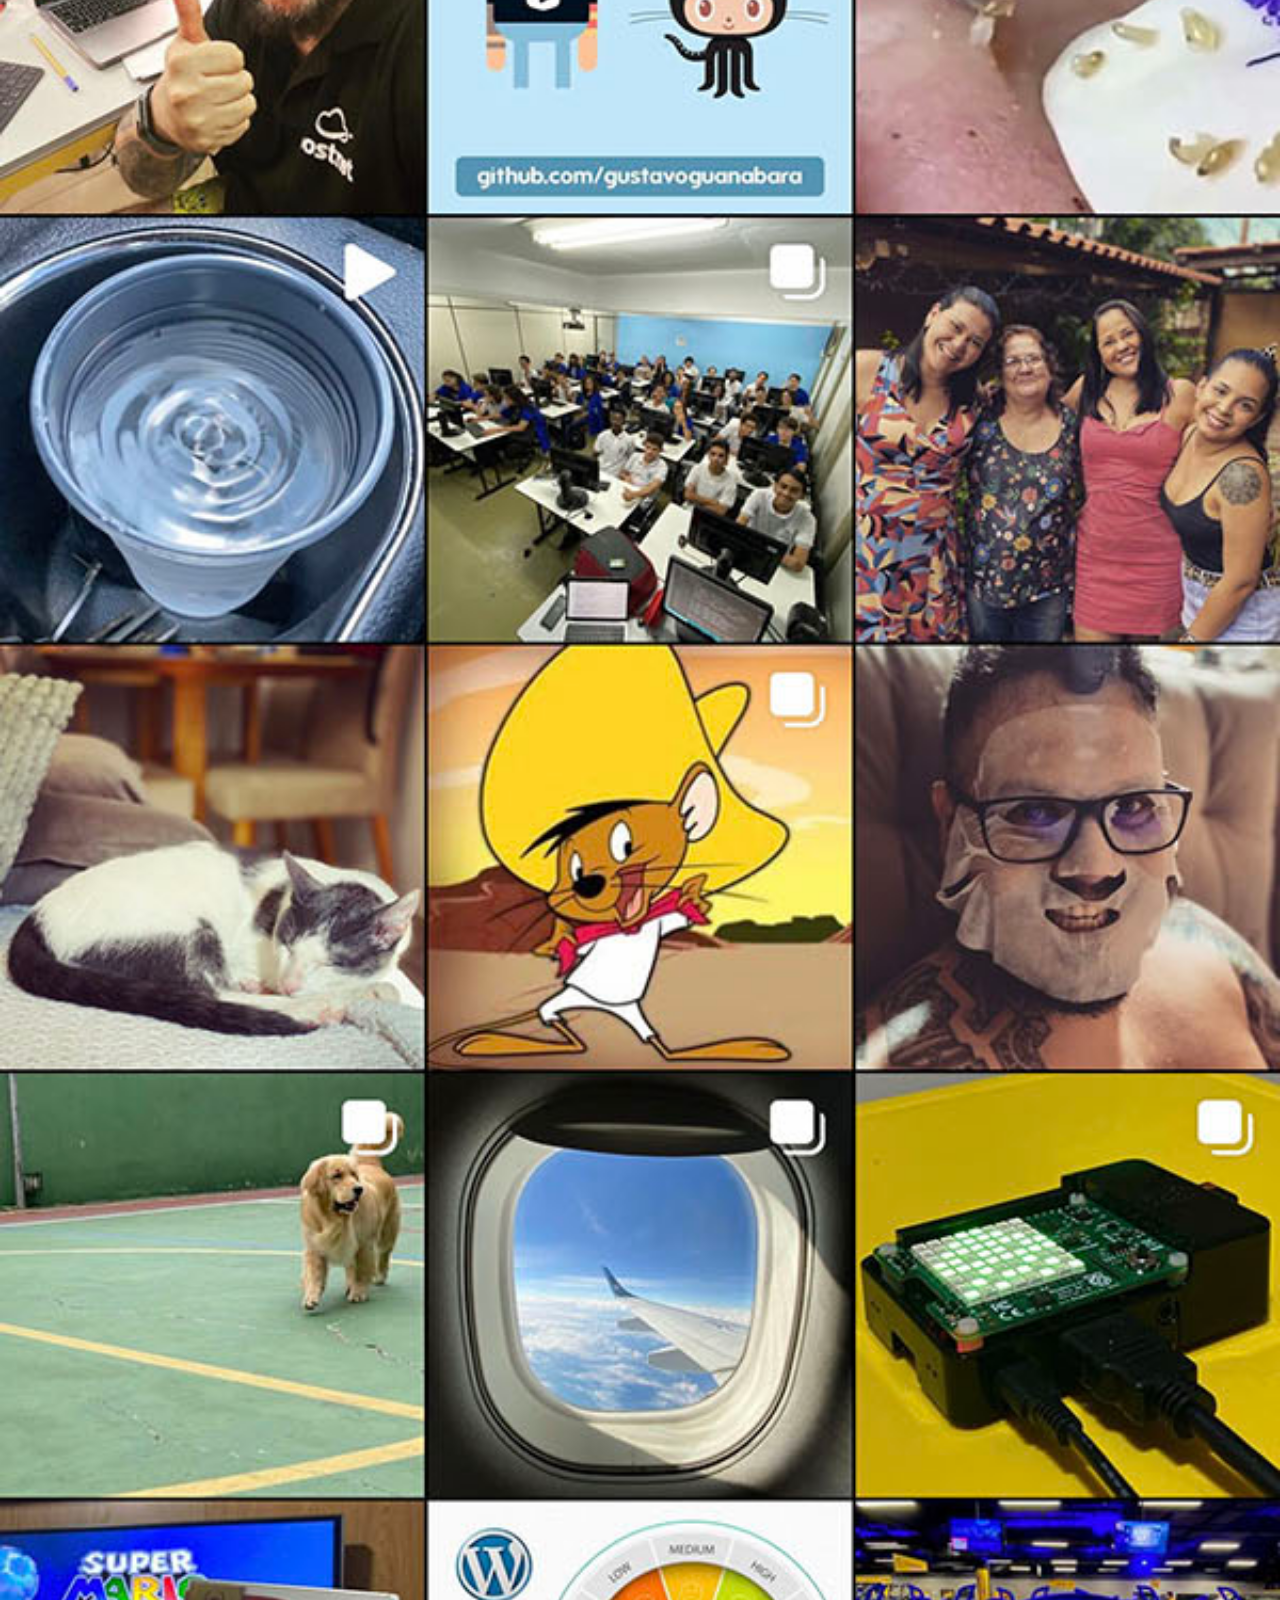
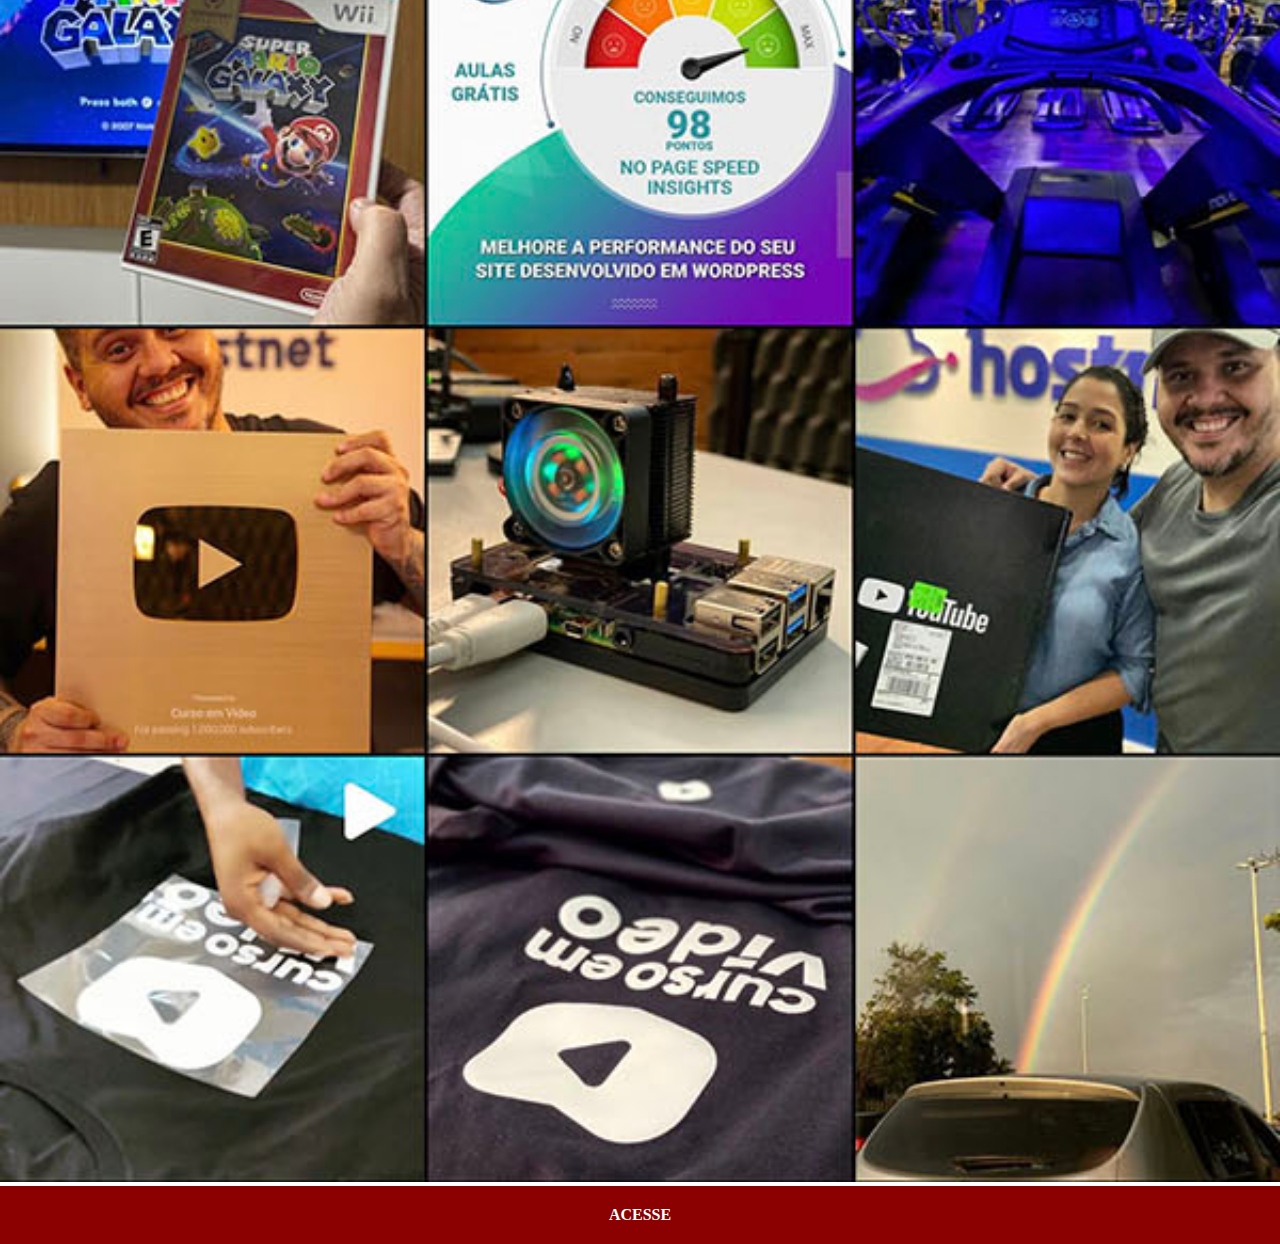
<file: instagram.html>
<!DOCTYPE html>
<html lang="pt-br">
<head>
    <meta charset="UTF-8">
    <meta name="viewport" content="width=device-width, initial-scale=1.0">
    <title>Instagram</title>
    <link rel="stylesheet" href="estilos/social.css">
</head>
<body>
    <img src="imagens/tela-instagram.jpg" alt="Instagram">
    <a href="https://www.instagram.com/gustavoguanabara/?hl=pt" target="_blank">ACESSE</a>
</body>
</html>
</file>
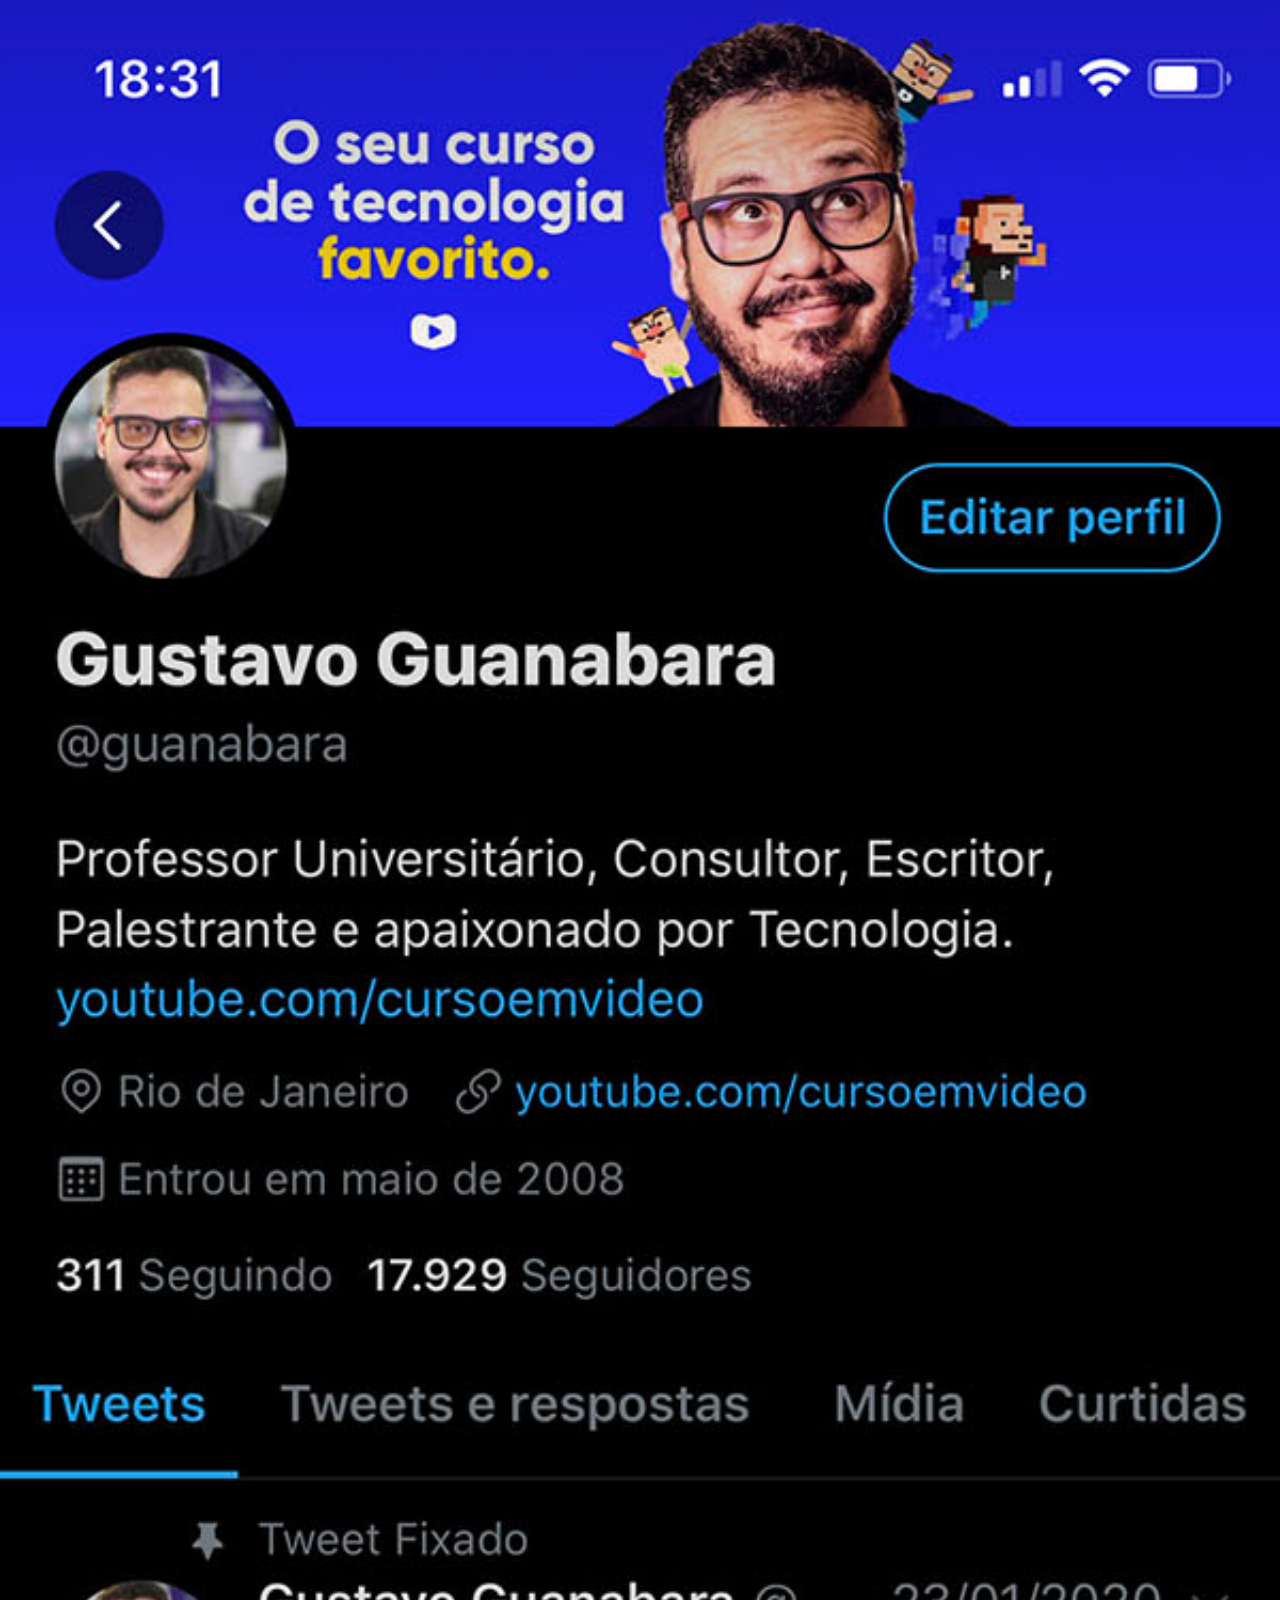
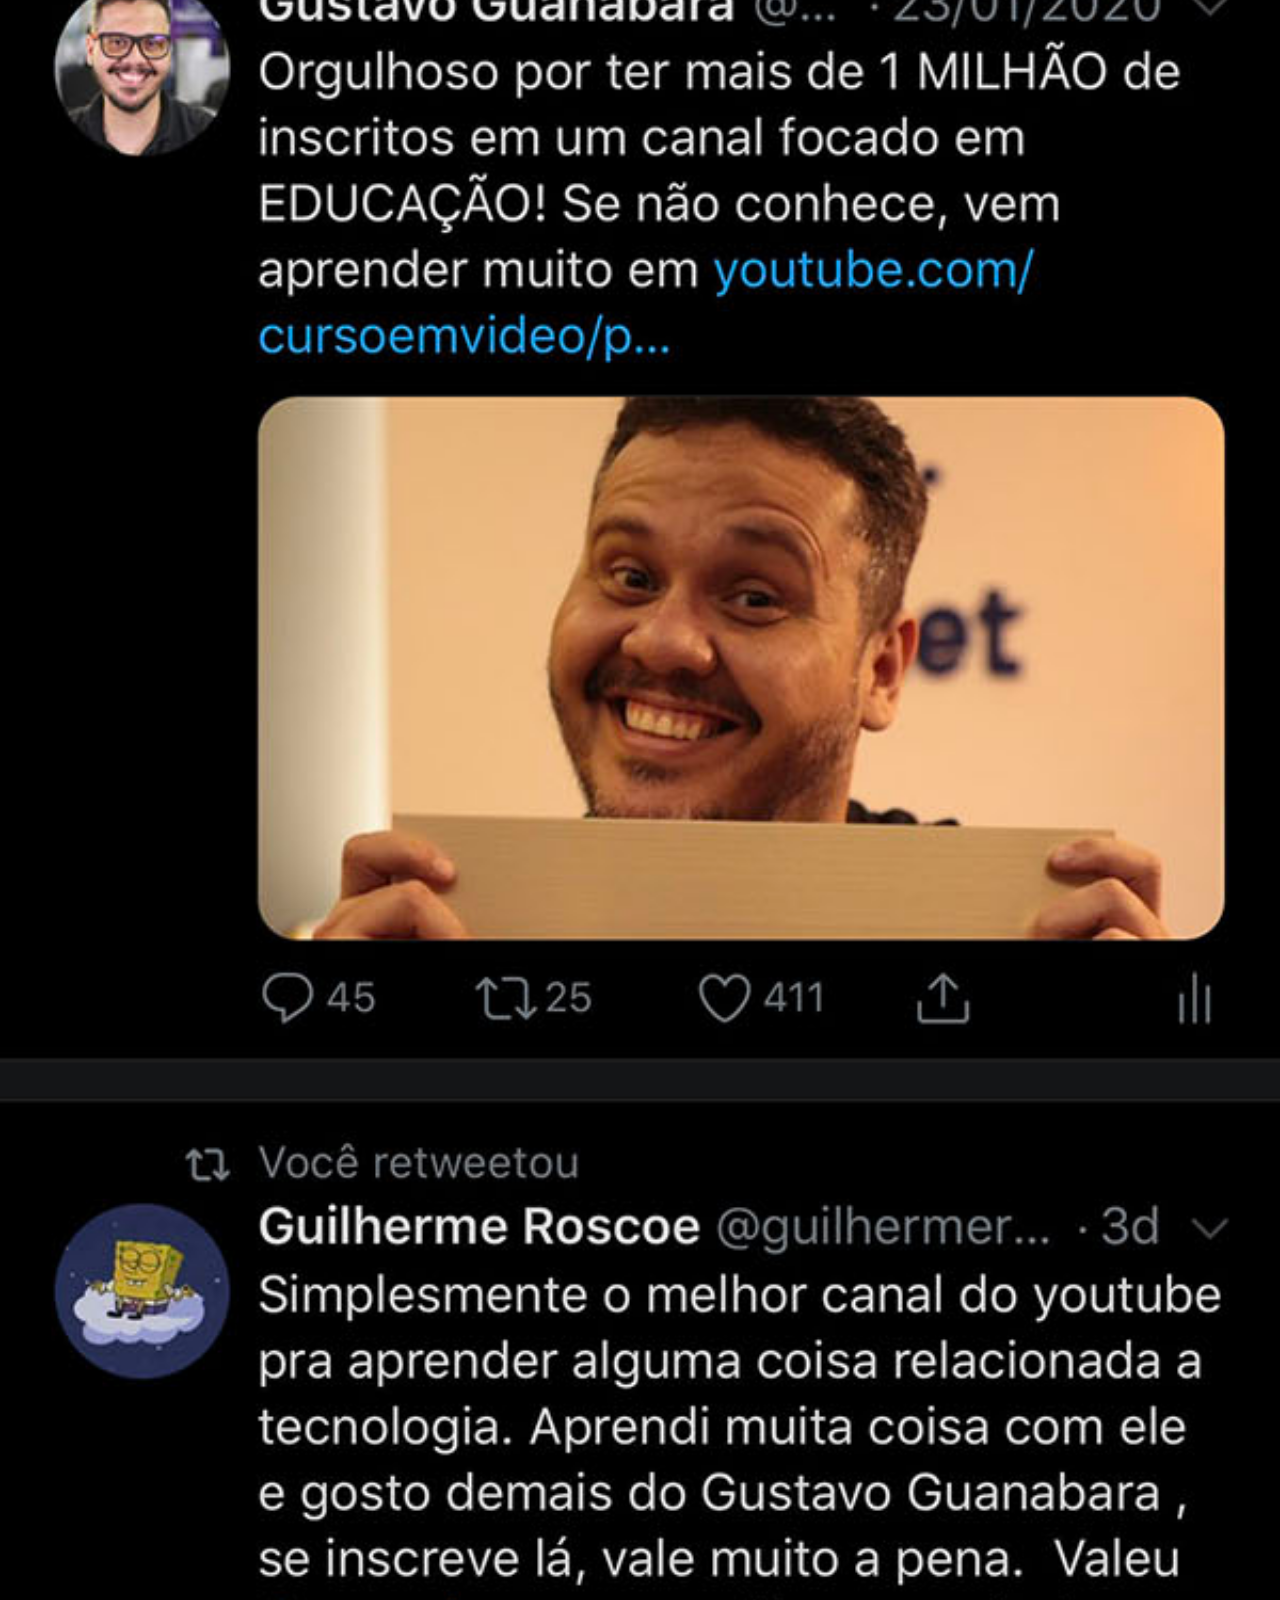
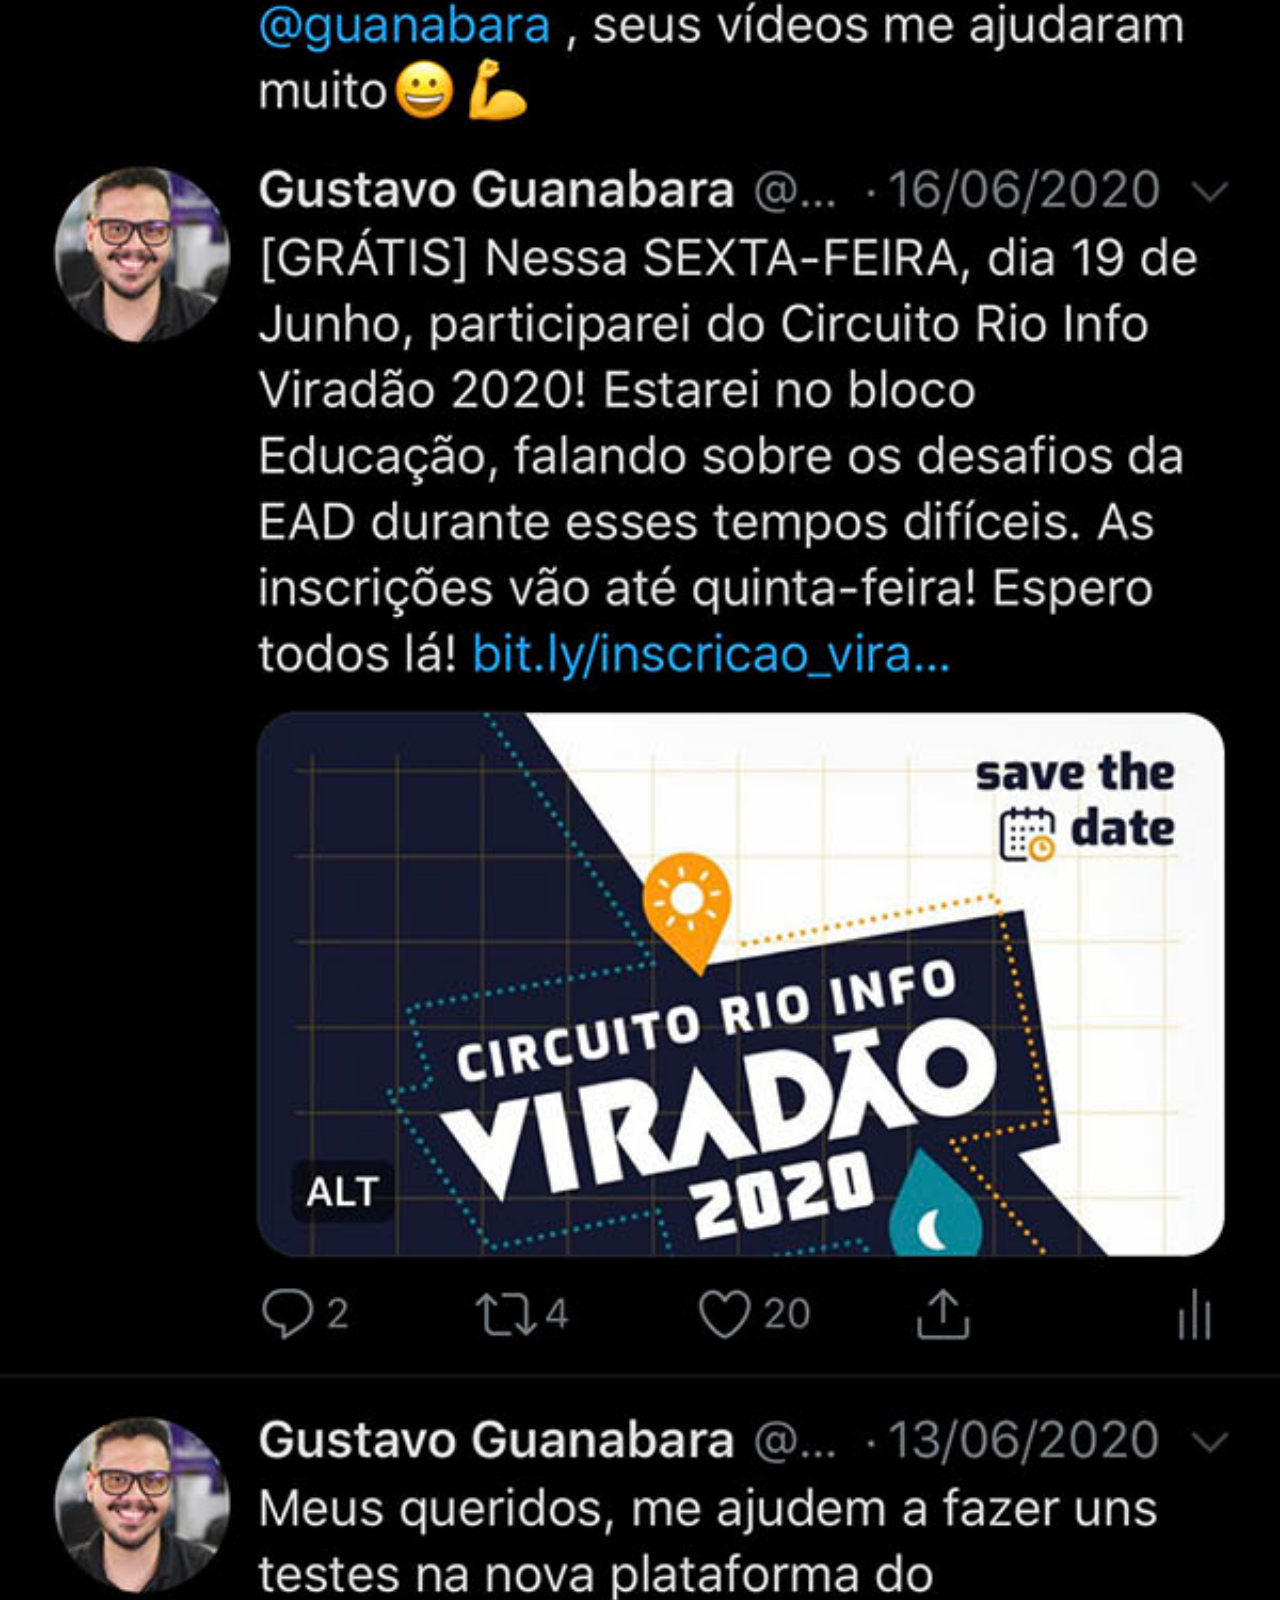
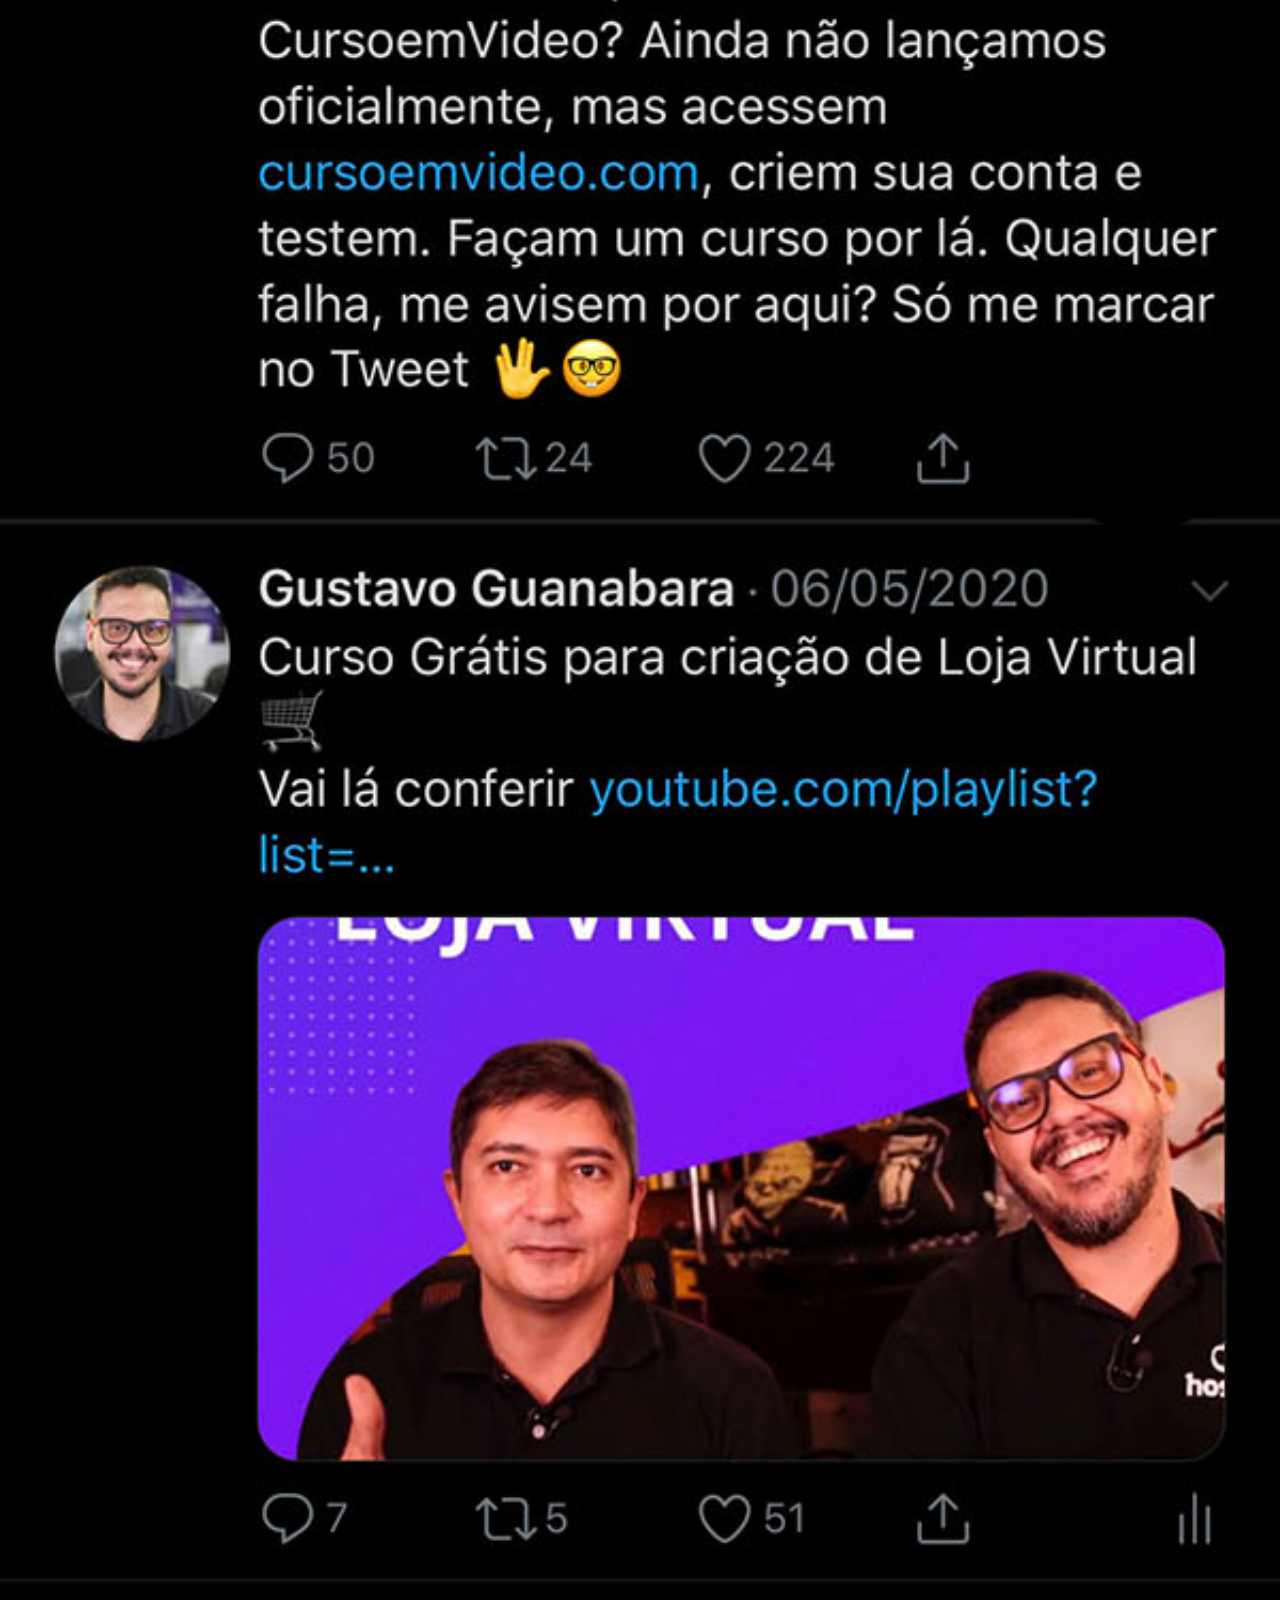
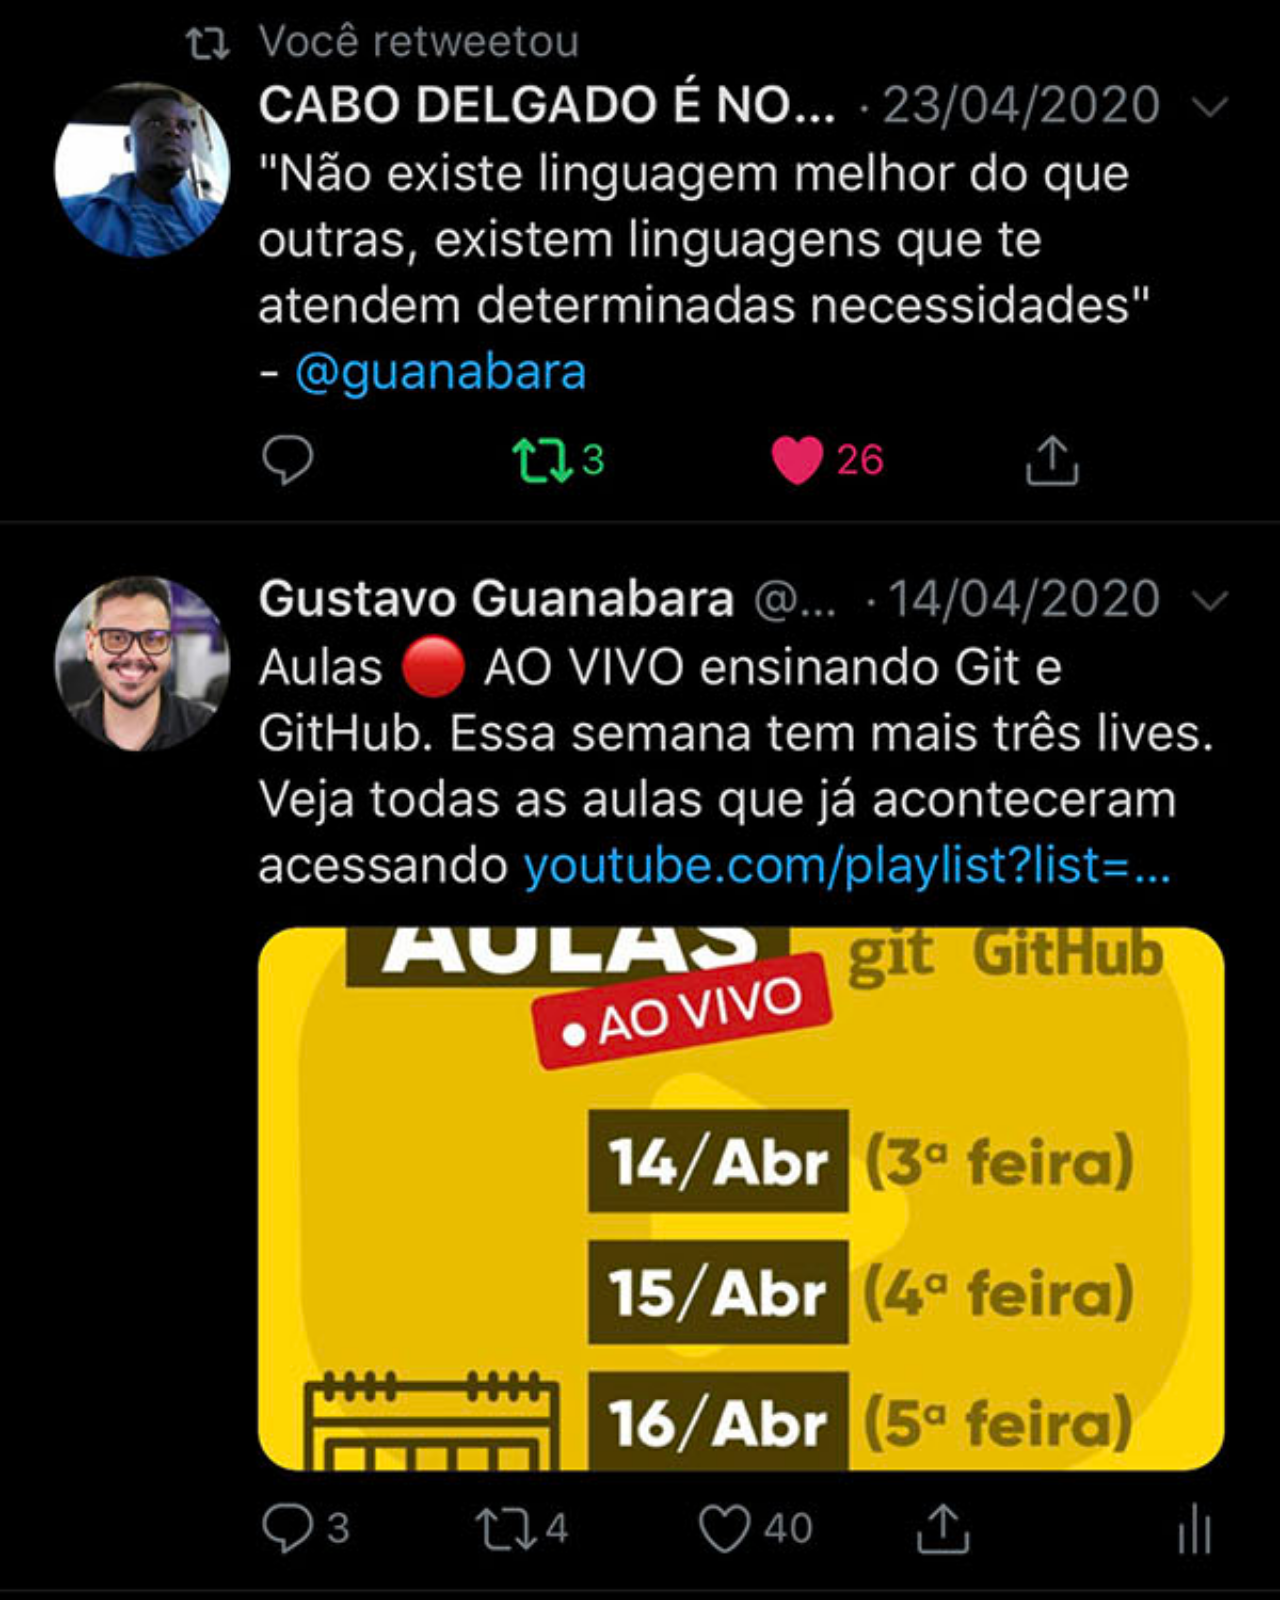
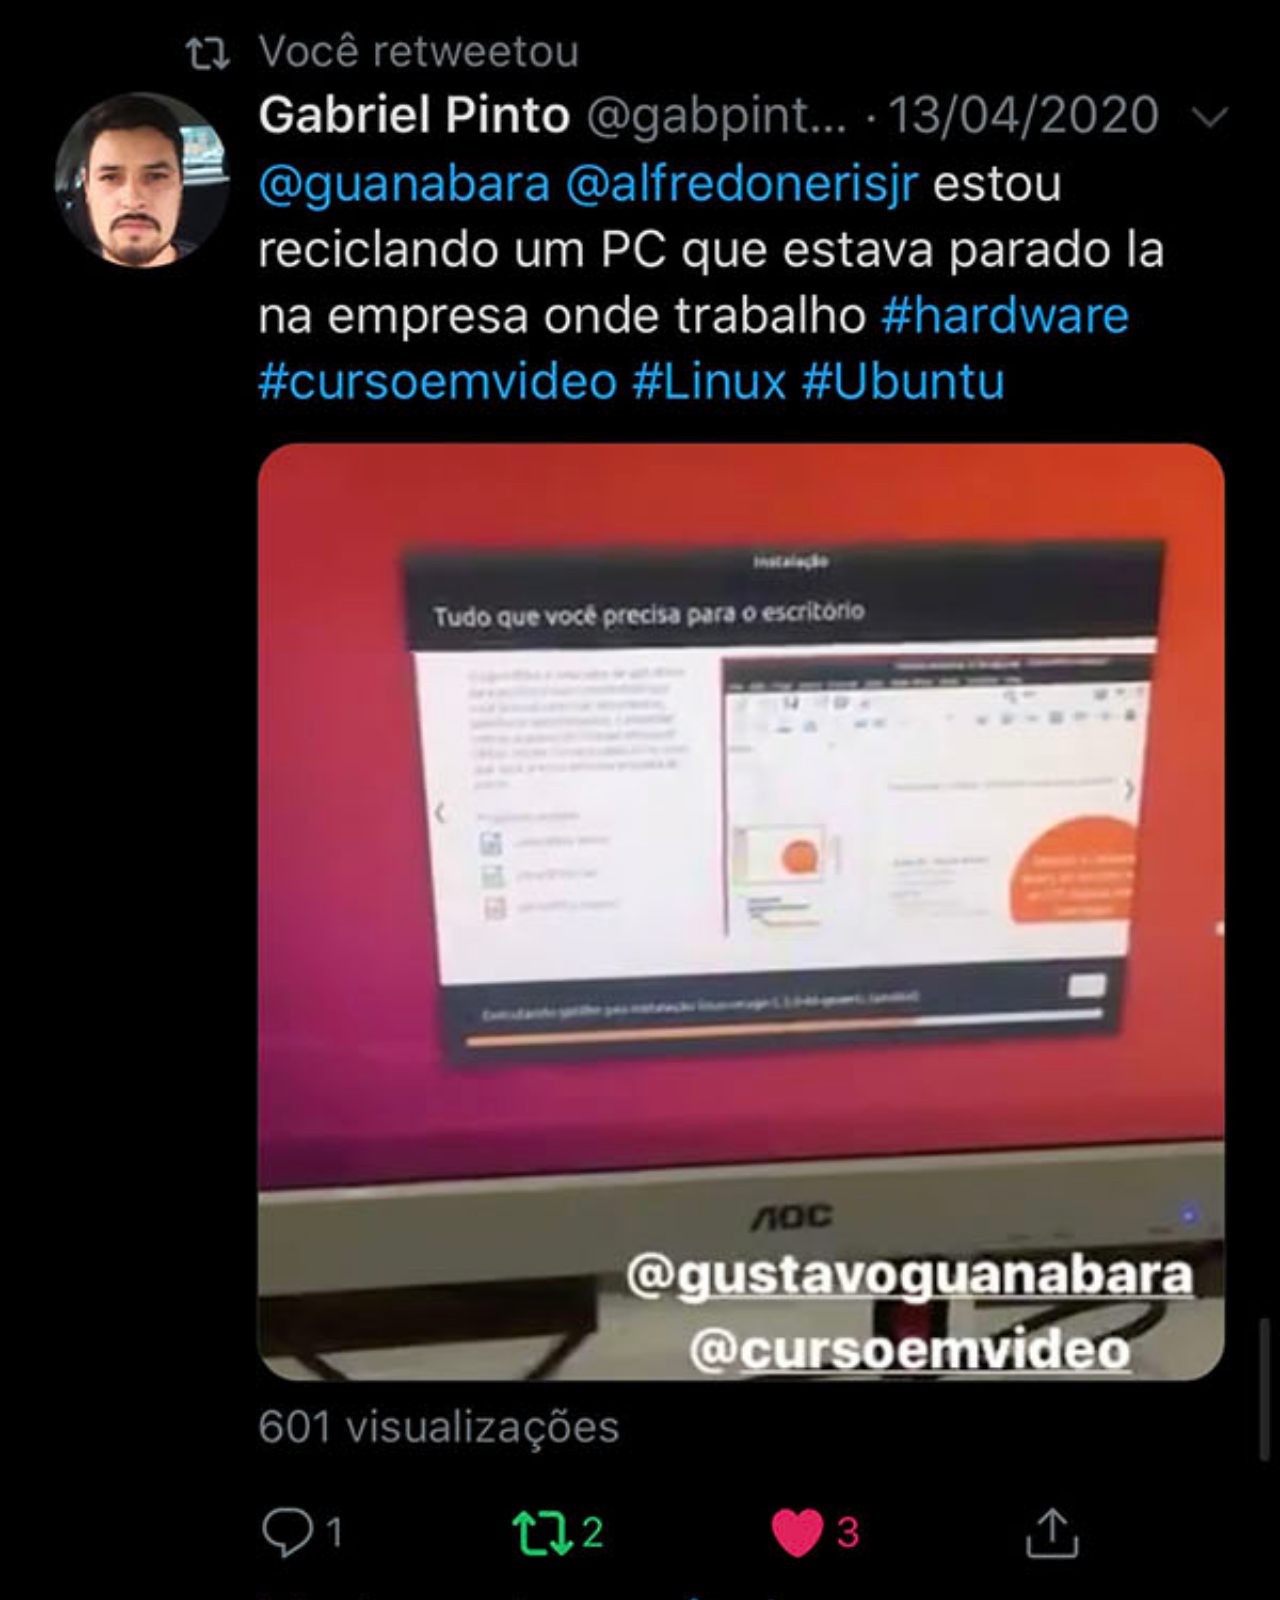
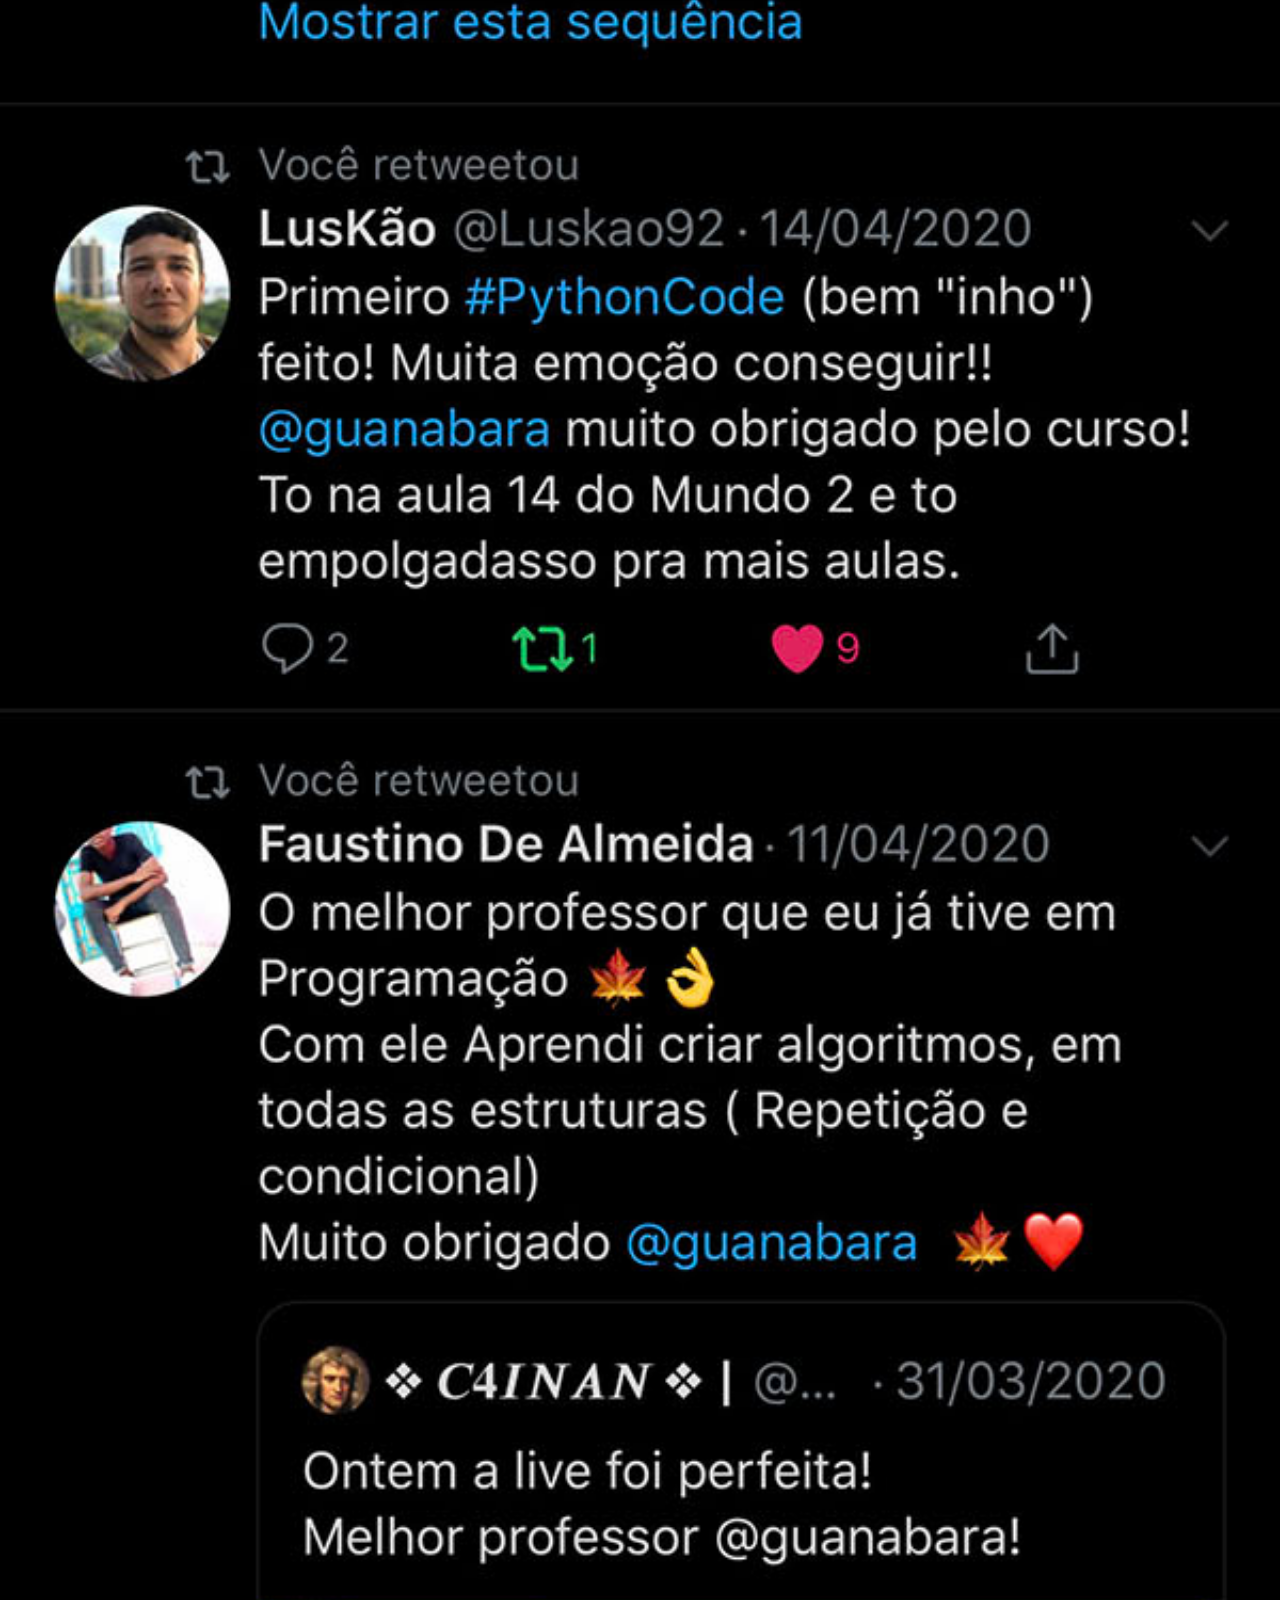
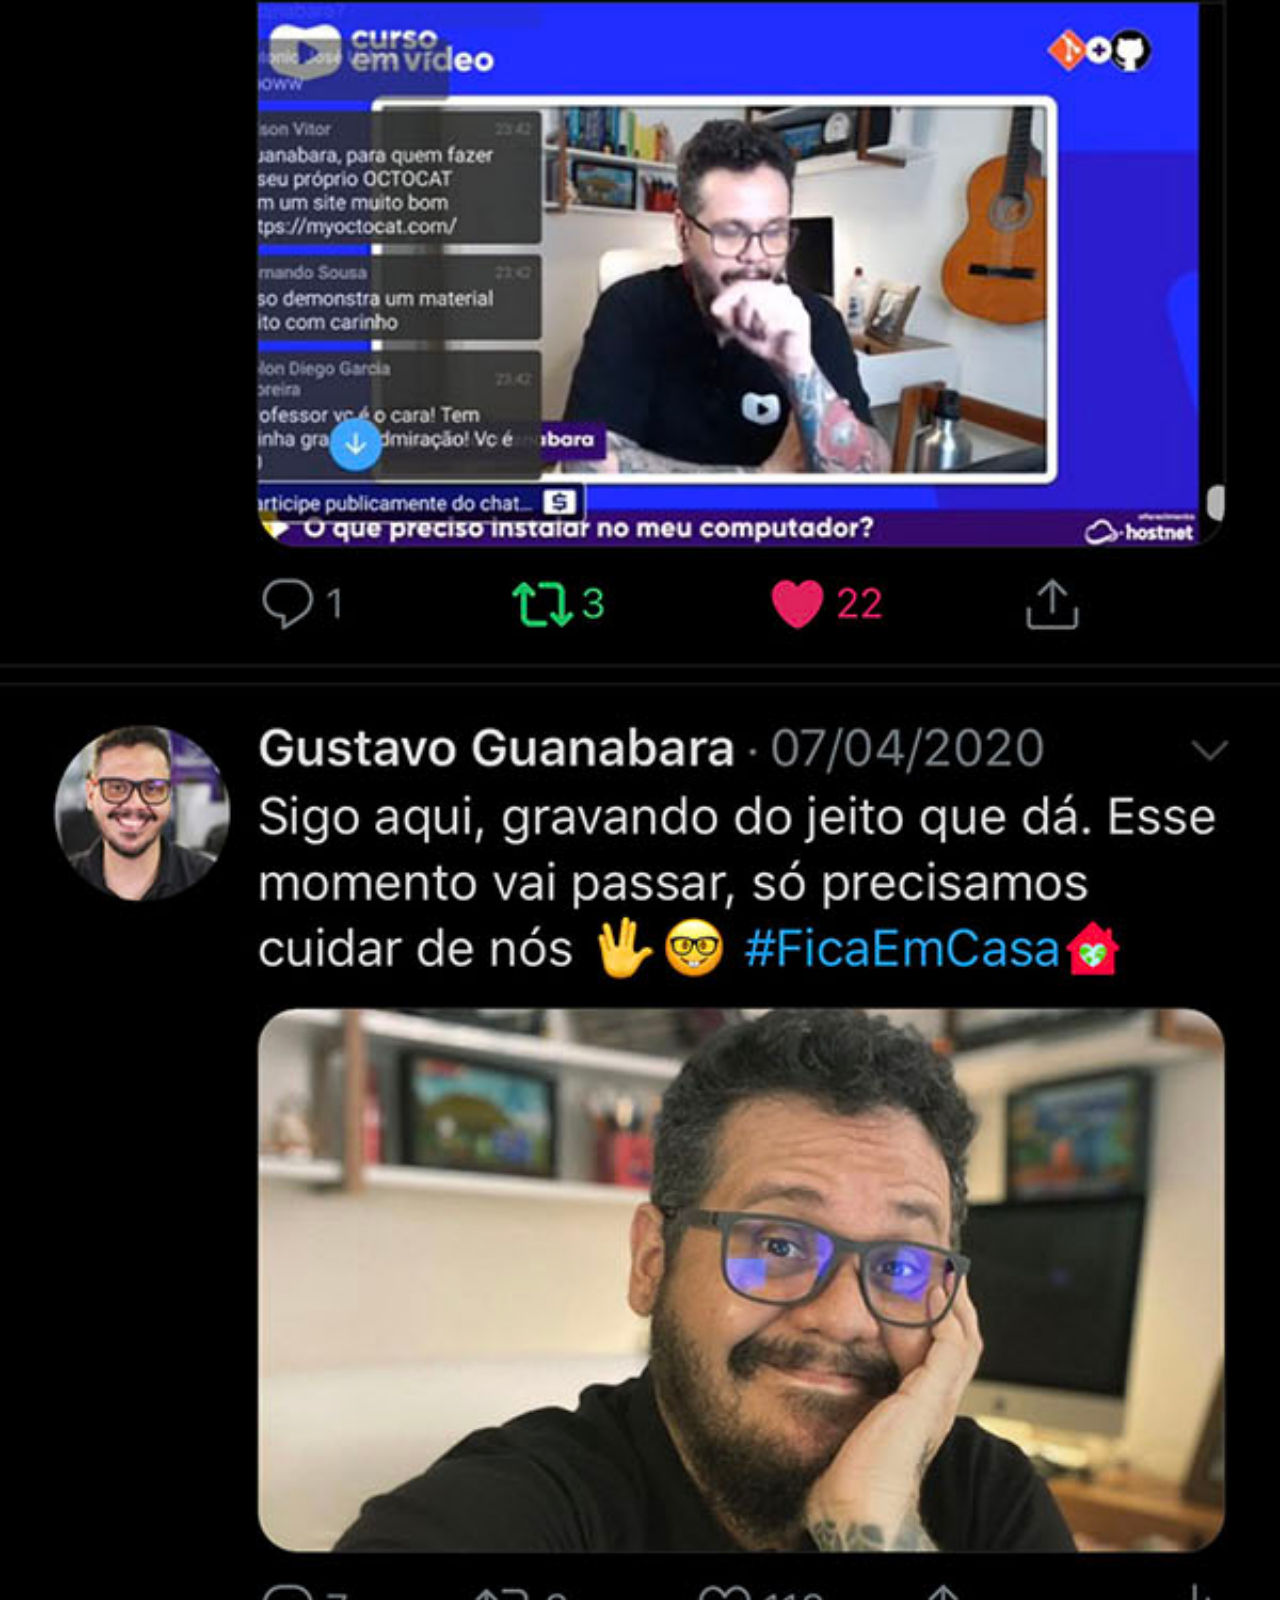
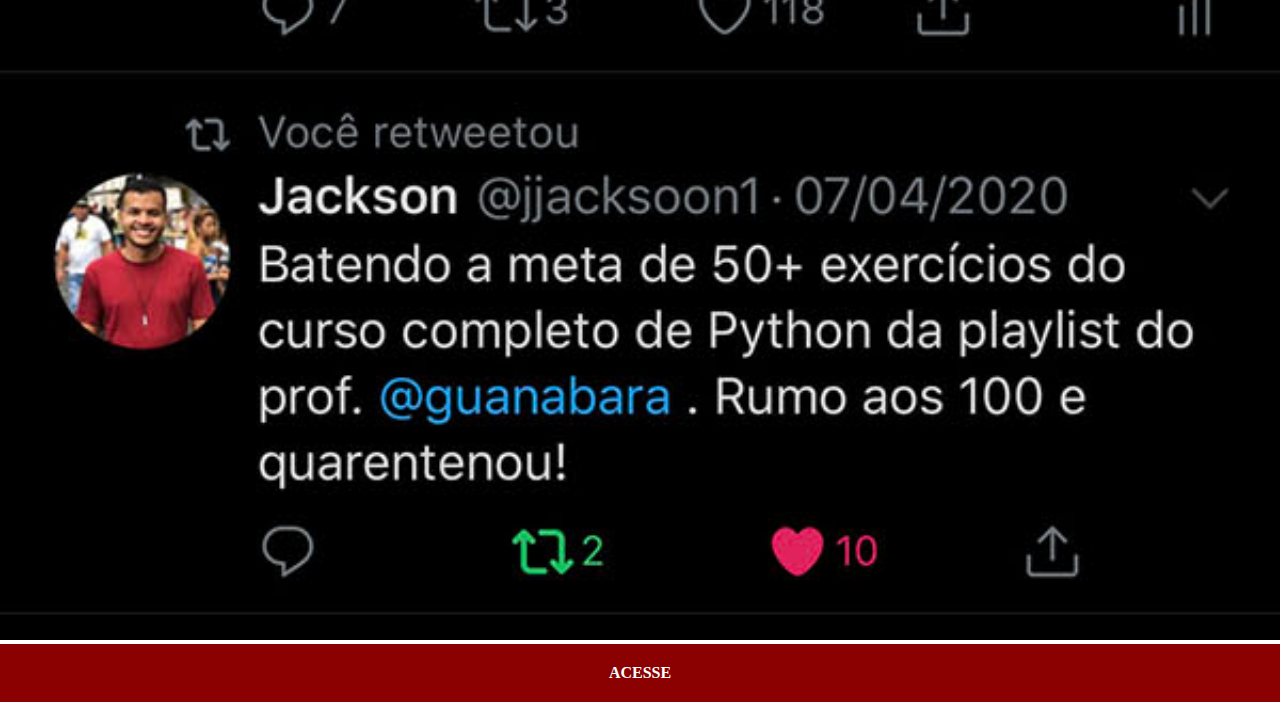
<file: twiter.html>
<!DOCTYPE html>
<html lang="pt-br">
<head>
    <meta charset="UTF-8">
    <meta name="viewport" content="width=device-width, initial-scale=1.0">
    <title>Instagram</title>
    <link rel="stylesheet" href="estilos/social.css">
</head>
<body>
    <img src="imagens/tela-twitter.jpg" alt="Twitter">
    <a href="https://x.com/guanabara?ref_src=twsrc%5Egoogle%7Ctwcamp%5Eserp%7Ctwgr%5Eauthor&mx=2" target="_blank">ACESSE</a>
</body>
</html>
</file>
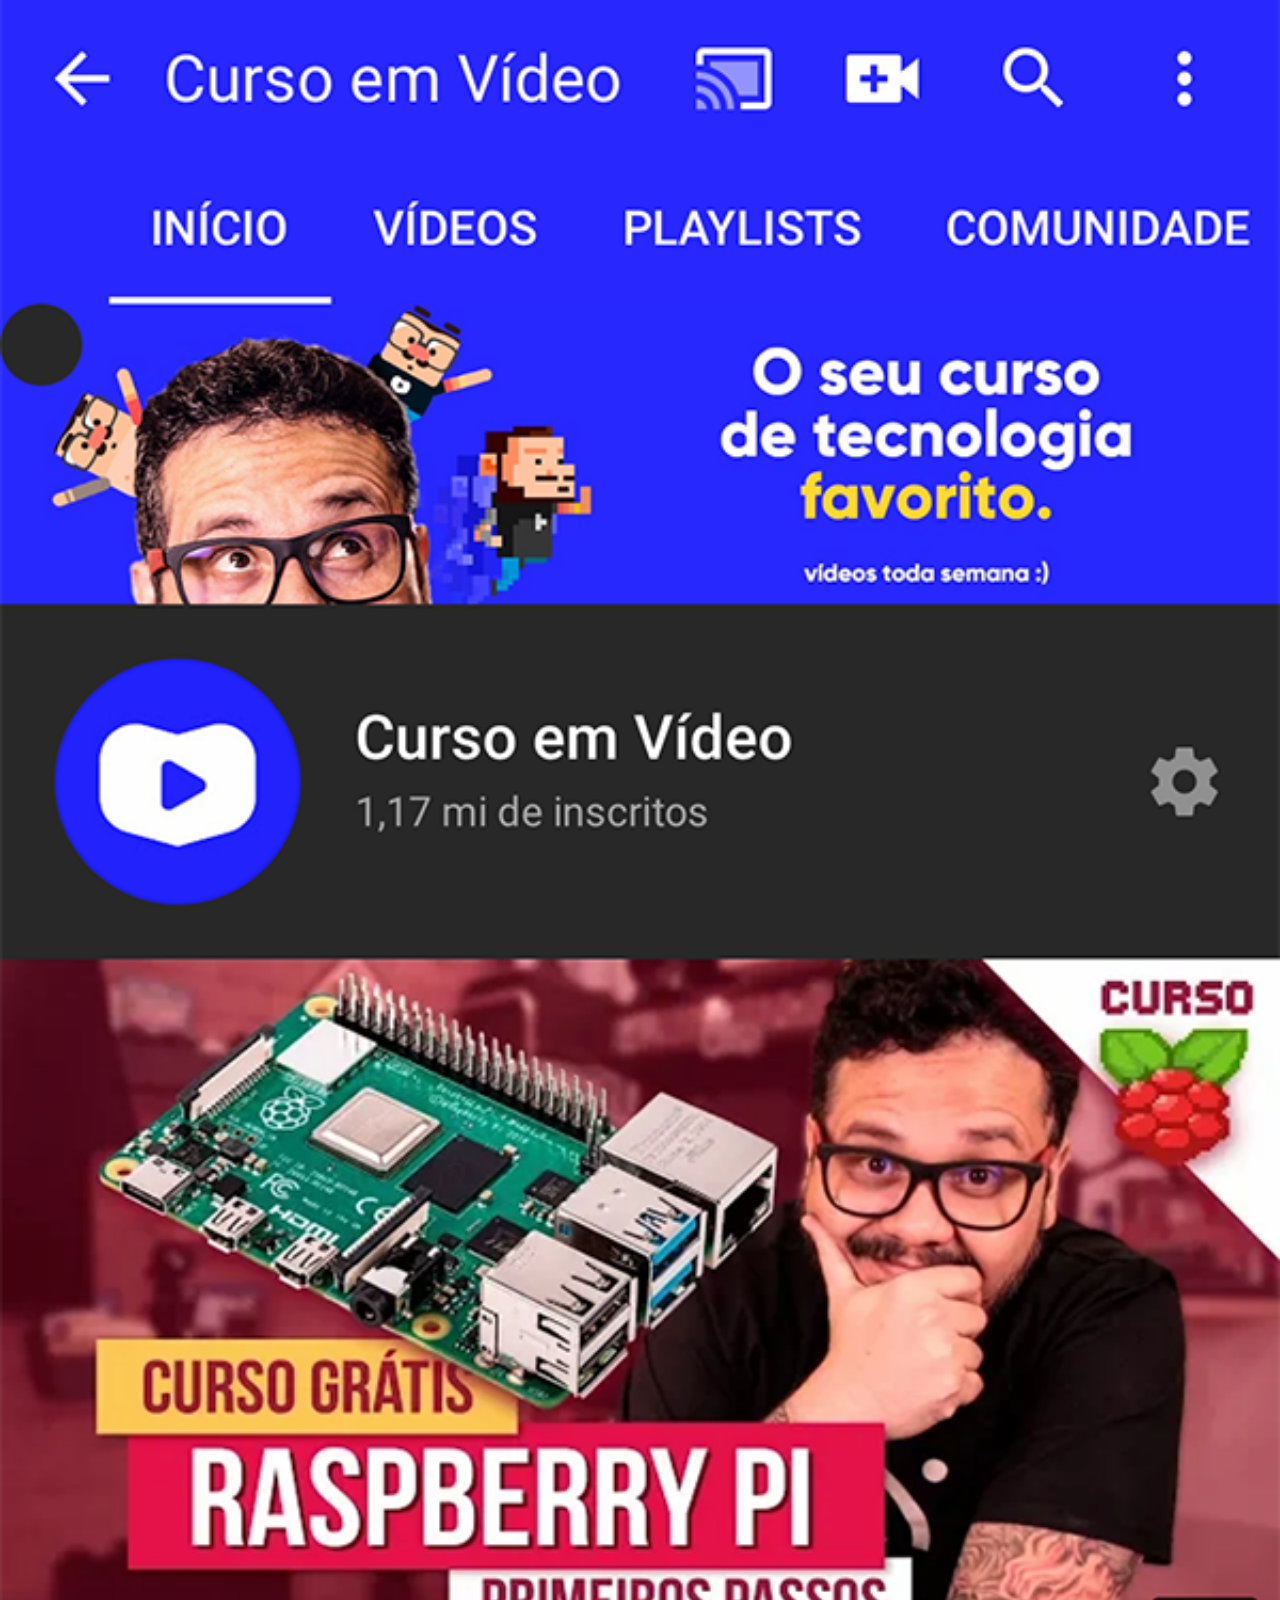
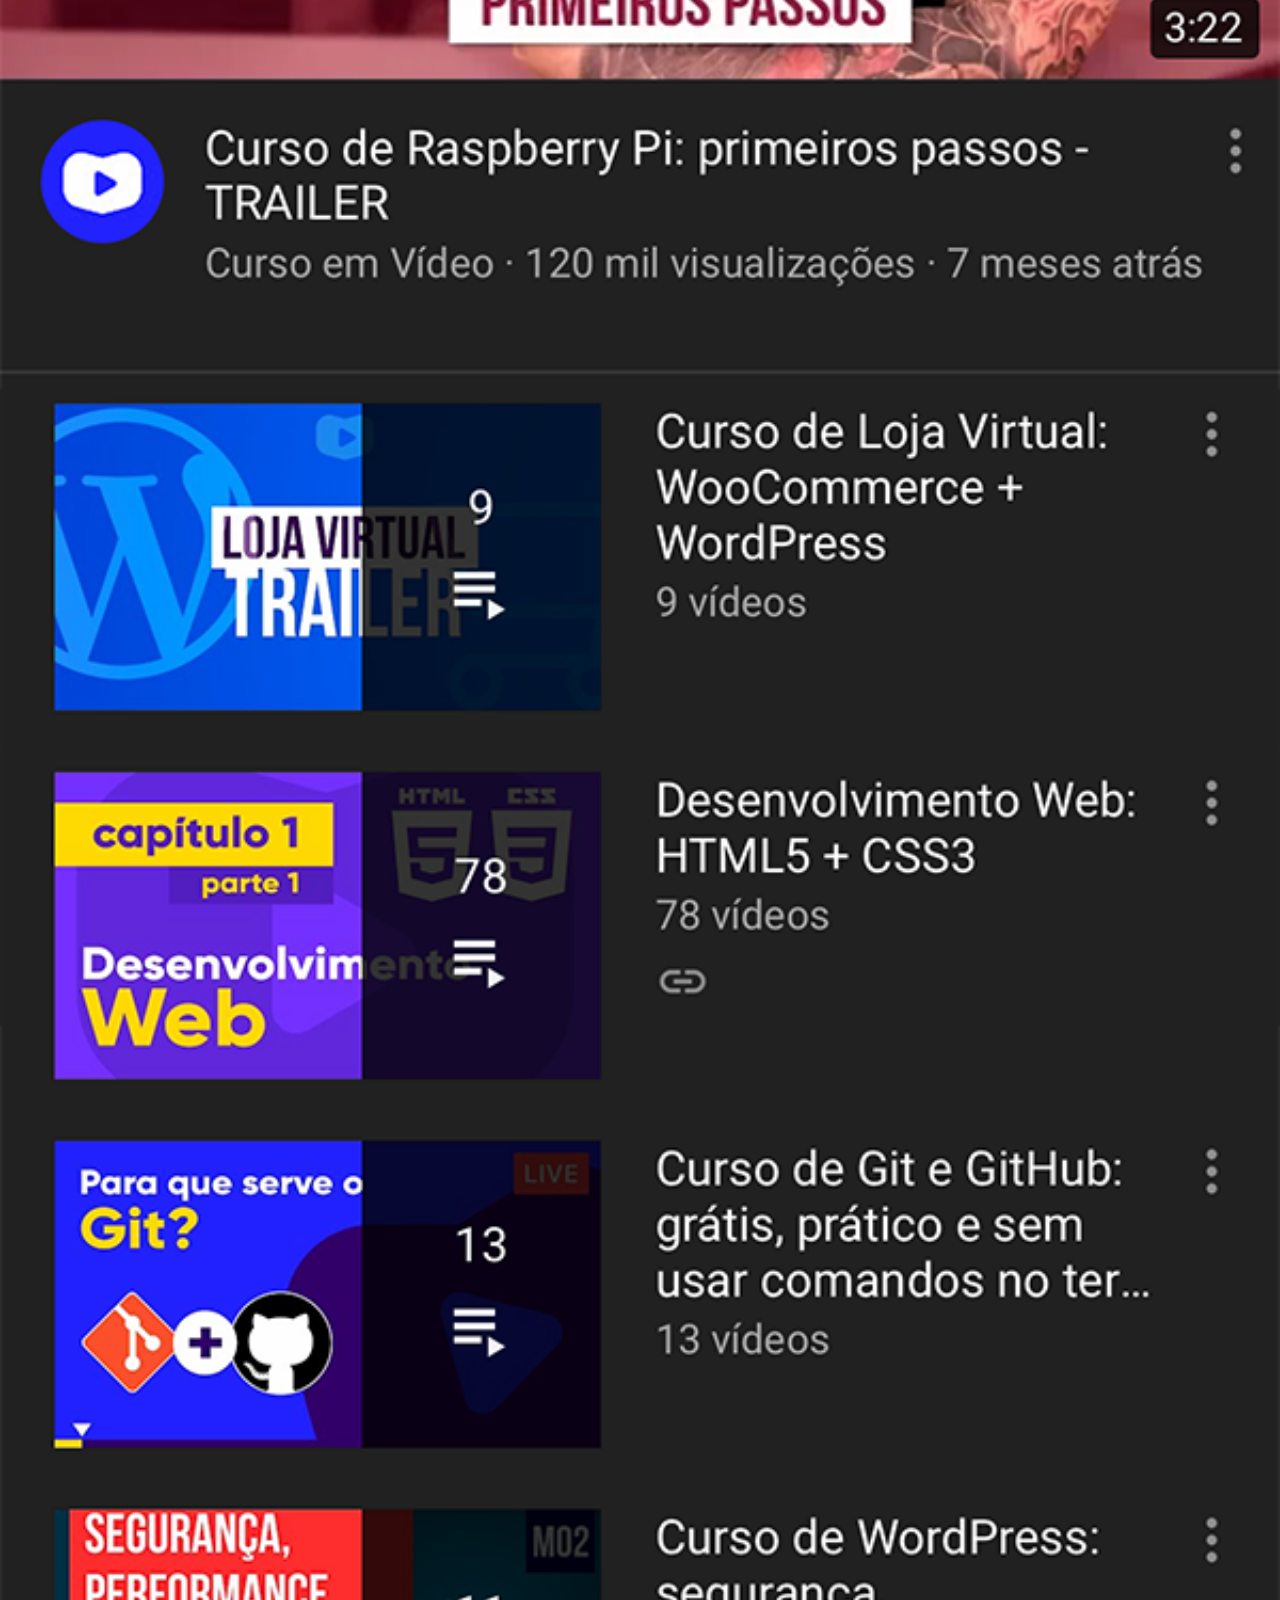
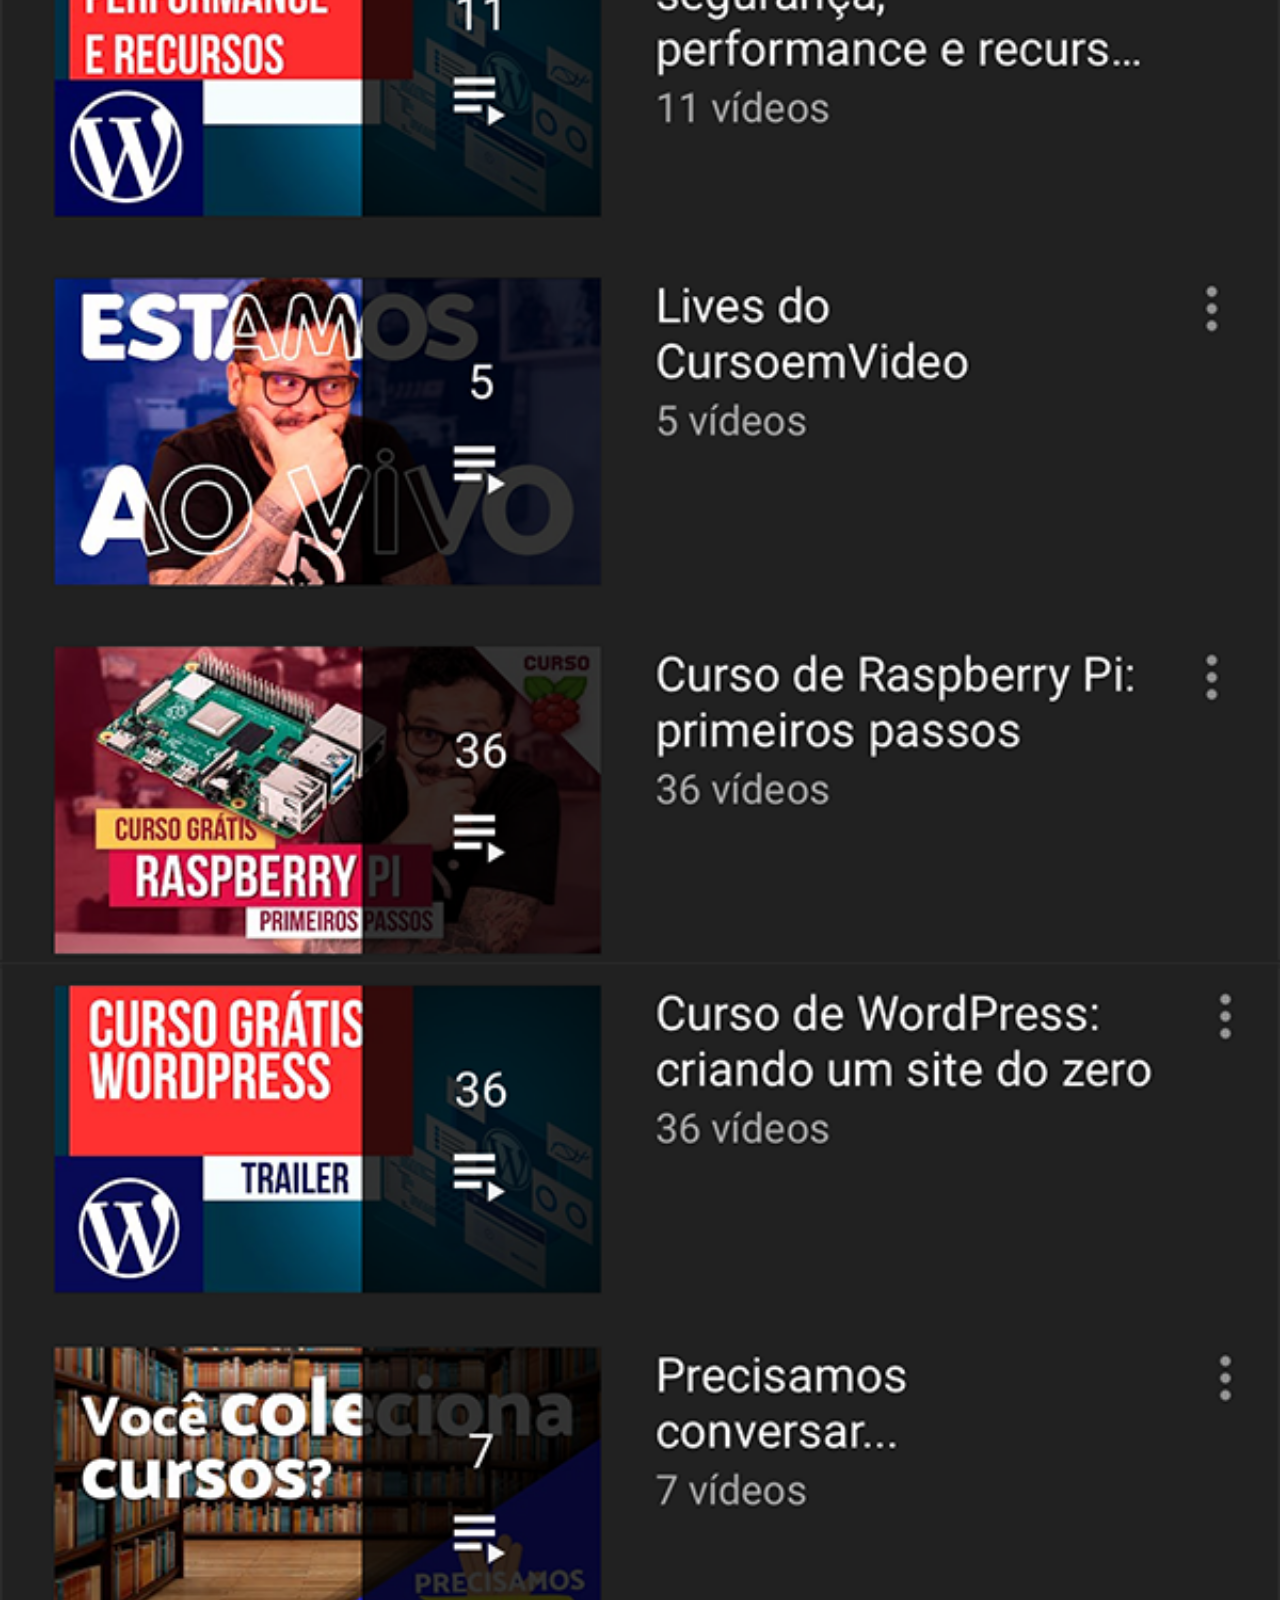
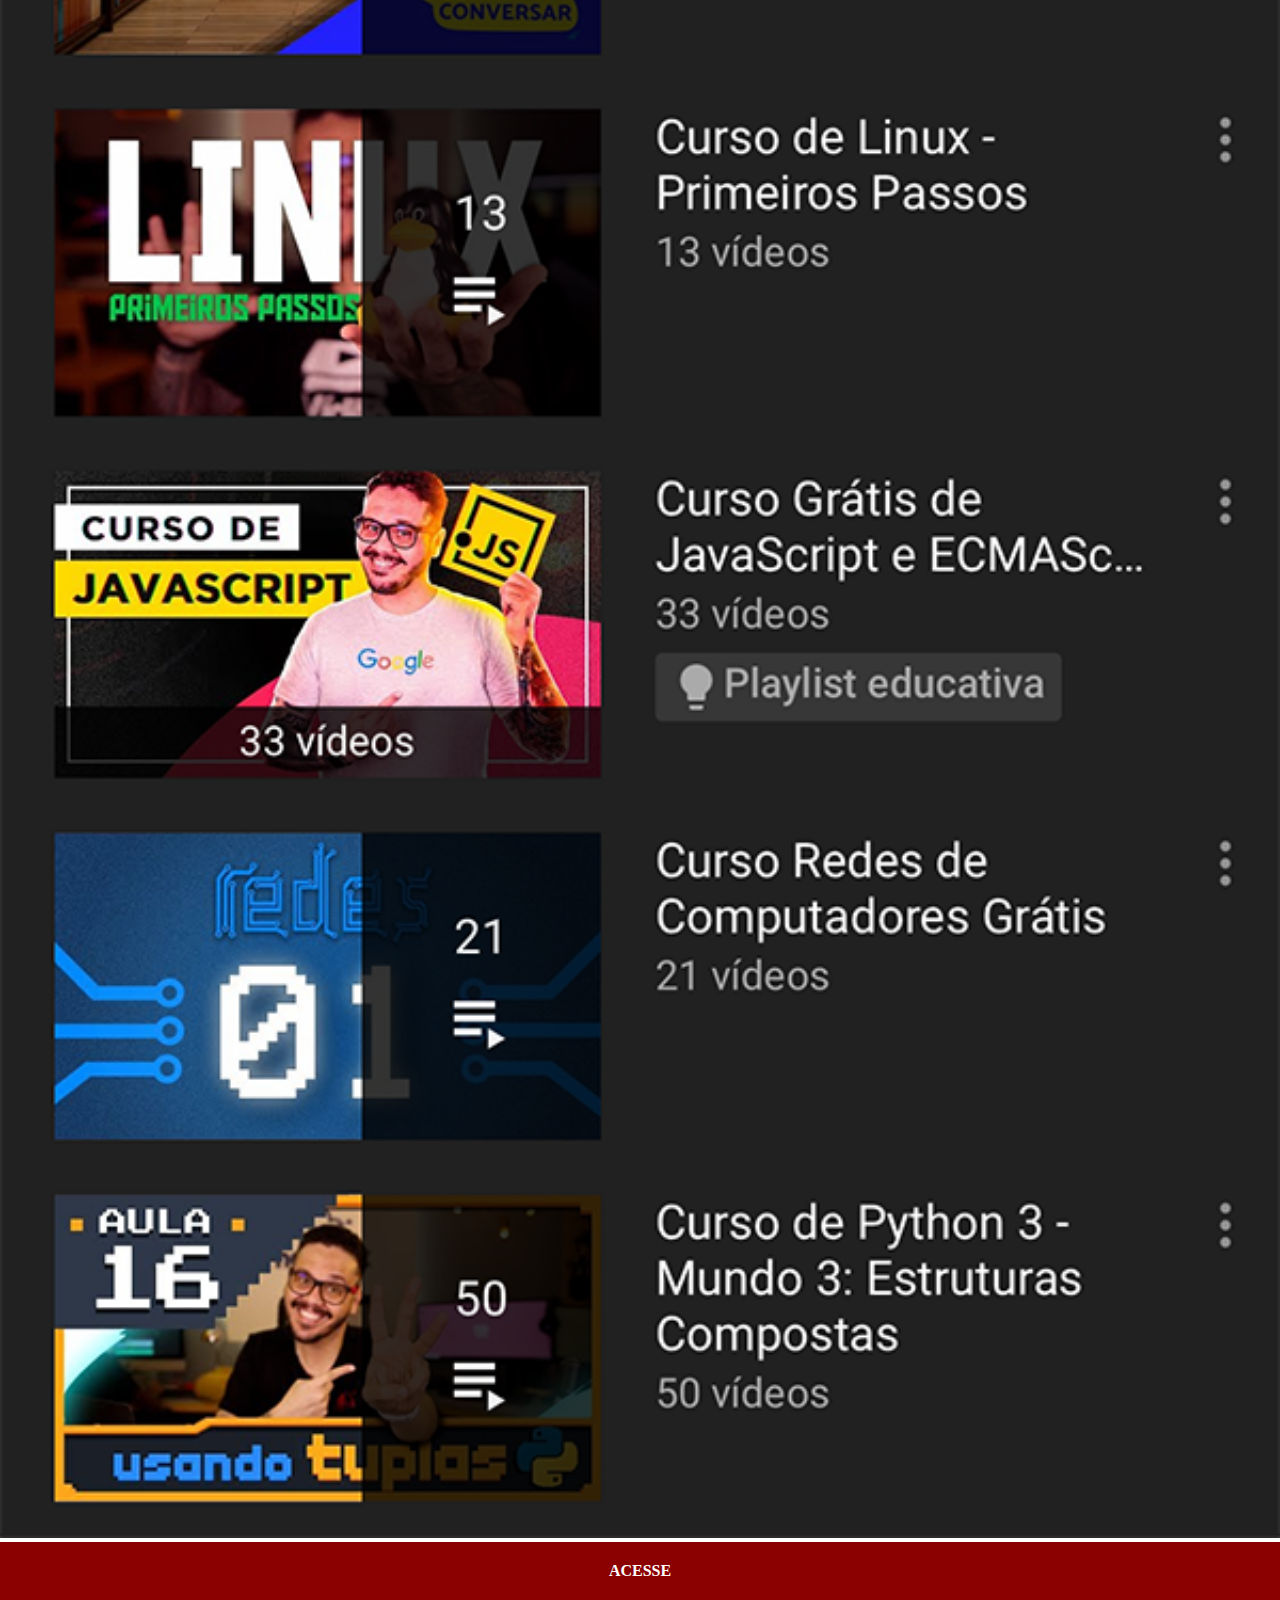
<file: youtube.html>
<!DOCTYPE html>
<html lang="pt-br">
<head>
    <meta charset="UTF-8">
    <meta name="viewport" content="width=device-width, initial-scale=1.0">
    <title>Youtube</title>
    <link rel="stylesheet" href="estilos/social.css">
</head>
<body>
    <img src="imagens/tela-youtube.png" alt="Pagina inicial Youtube">
    <a href="https://www.youtube.com/c/CursoemV%C3%ADdeo/playlists" target="_blank">ACESSE</a>
</body>
</html>
</file>
<file: estilos/styte.css>
* {
    margin: 0;
    padding: 0;
    font-family: Arial, Helvetica, sans-serif;
}

html, body {
    height: 100vh;
    width: 100vw;
    background-color: black;
}

body {
    background: url(../imagens/fundo-madeira.jpg) no-repeat top center;
    background-size: cover;
    background-attachment: fixed;
}

main {
    height: 100vh;
    position: relative;
}

section#telefone {
    position: absolute;
    top: 50%;
    left: 50%;
    transform: translate(-50%, -50%);

    height: 627px;
    width: 311px;
    background: url(../imagens/frame-iphone.png) no-repeat;
}

iframe#tela {
    position: relative;
    top: 80px;
    left: 22px;
    width: 269px;
    height: 471px;
}

section#redes-sociais {
    display: flex;
    flex-direction: column;
    align-items: end;
}

section#redes-sociais img {
    width: 50px;
    margin: 10px;
    border-radius: 50%;
    box-shadow: 2px 2px 5px rgba(0, 0, 0, 0.400);
    box-sizing: border-box;
}

section#redes-sociais img:hover {
    border: 2px solid rgba(225, 225, 225, 0.637);
    transform: translate(-3px, -3px);
    box-shadow: 5px 5px 10px rgba(0, 0, 0, 0.23);
    transition: transform 0.5s;
}
</file>
<file: estilos/social.css>
@charset "UTF-8";

* {
    margin: 0px;
    padding: 0px;
}

::-webkit-scrollbar {
width: 0px;
height: 0px;
}

img {
    width: 100vw;
}

a {
    display: block;
    padding: 20px;
    background-color: darkred;
    color: white;
    font-weight: bolder;
    text-align: center;
    text-decoration: none;
}

a:hover {
    background-color: red;
}
</file>
